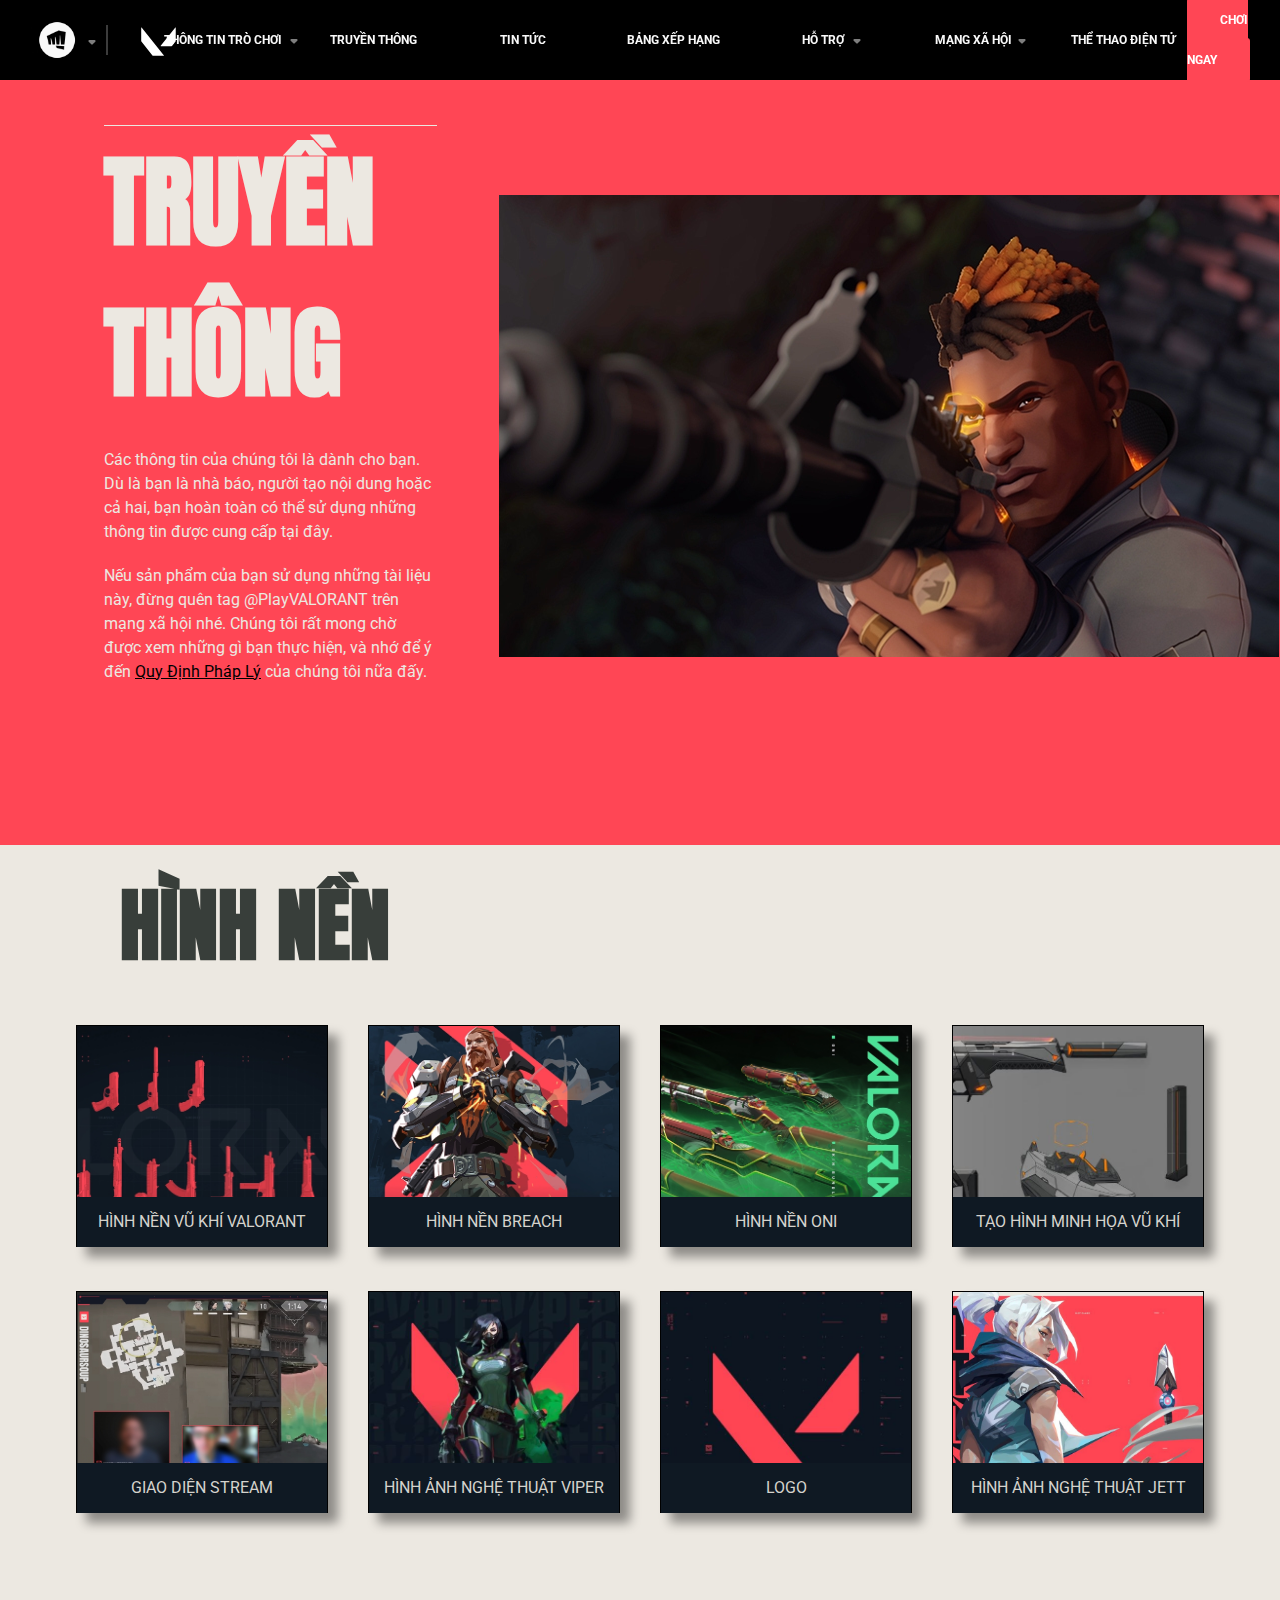
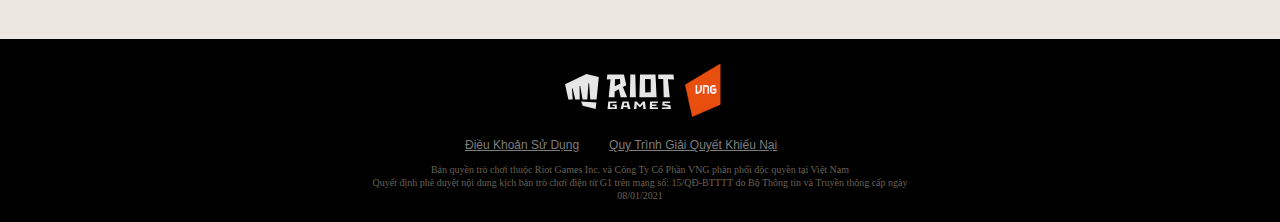
<file: media.html>
<!doctype html>
<html>
<head>
<meta charset="utf-8">
<title>Untitled Document</title>
	<link rel="stylesheet" href="css/media.css">
	<link href="https://fonts.googleapis.com/css2?family=Roboto:wght@700&display=swap" rel="stylesheet">
	<link href="https://fonts.googleapis.com/css2?family=Open+Sans:wght@700&display=swap" rel="stylesheet">
	<link href="https://fonts.googleapis.com/css2?family=Anton&display=swap" rel="stylesheet">
	<meta name="viewport" content="width=device-width, initial-scale=1">
</head>

<body>
	
	<div id="wrapper">
	  <div id="header">
	    <div class="heada">
			  <div id="heada1">
				  <input type="checkbox" id="menu-btn" class="menu-btn">
                  <label id="buton" for="menu-btn">
			  <span id="riotbar-logo"></span>
			  <div class="icon2" style="width:8px;height:5px;">
					<svg viewBox="0 0 8 5">
					<path d="M.707 1.707l2.586 2.586a1 1 0 0 0 1.414 0l2.586-2.586C7.923 1.077 7.477 0 6.586 0H1.414C.524 0 .077 1.077.707 1.707z"></path>
					</svg>
				</div>
		  </label>
				  <div class="icon3" style="width:24px;height:24px">
					<svg viewBox="0 0 19 11">
					<path d="M17.706 8.97c.63.681.184 1.846-.707 1.846H1.002c-.89 0-1.337-1.165-.707-1.846L8.293.317a.947.947 0 0 1 1.415 0l7.998 8.653z" fill="#F9F9F9"></path>
					</svg>
				</div>
				  <div class="logovalor"><a href="#">
					<div class="icon" style="width:24px;height:24px;">
					<a href="index.html">
					<svg xmlns="http://www.w3.org/2000/svg" fill="none" height="35" viewBox="0 0 100 100" width="35"><path d="M99.25 48.66V10.28c0-.59-.75-.86-1.12-.39l-41.92 52.4a.627.627 0 00.49 1.02h30.29c.82 0 1.59-.37 2.1-1.01l9.57-11.96c.38-.48.59-1.07.59-1.68zM1.17 50.34L32.66 89.7c.51.64 1.28 1.01 2.1 1.01h30.29c.53 0 .82-.61.49-1.02L1.7 9.89c-.37-.46-1.12-.2-1.12.39v38.38c0 .61.21 1.2.59 1.68z" fill="#fff"></path></svg></a>
					</div>
				</a></div>
				  
	      <div id="tab">
		    <div class="text"><span>RIOT GAMES</span></div>
		    <div id="cardgame">
		        <div class="card cardgame1">
				<a href="#"><img src="images/Riot_Promo_Card.jpeg" alt=""></a>
				<h4>Tìm hiểu tất cả về Arcane, loạt phim hoạt hình mới trong vũ trụ Liên Minh Huyền Thoại.</h4>
				</div>
		        <div class="card cardgame2">
				<a href="#"><img src="images/RIOT_PK_Album_FrontCover_Textless_660x428.jpeg" alt=""></a>
				<h4>Hãy nghe album mới của Pentakill "III: Lost Chapter" và cảm thấy trái đất rung chuyển.</h4>
				</div>
		        <div class="card cardgame3">
				<a href="#"><img src="images/LOL_Key_Art_2021_318x428_RiotBar.jpeg" alt=""></a>
				<h4>Bắt đầu chơi</h4>
				<div id="nhungicon">
				<a href="https://na.leagueoflegends.com/en-us/?utm_source=riotbar&utm_medium=card1&utm_campaign=lol&utm_content=lol_key01">
				<div class="icon" style="width:13px;height:16px;line-height:26px">
				<svg viewBox="0 0 10 10">
					<path d="M0 1.416L4.087.86l.002 3.929-4.084.023L0 1.416zm4.085 3.827l.003 3.933-4.085-.56V5.218l4.082.026zM4.58.79L9.998 0v4.741l-5.418.042V.79zM10 5.279L9.998 10 4.58 9.238l-.008-3.966L10 5.28z" fill="#7E7E7E"></path>
				</svg>
				</div>
				</a>
				<a href="https://na.leagueoflegends.com/en-us/?utm_source=riotbar&utm_medium=card1&utm_campaign=lol&utm_content=lol_key01">
				<div class="icon" style="width:13px;height:16px;line-height:25px">
				<svg viewBox="0 0 9 10">
					<path d="M8.83 7.793c-.147.35-.32.671-.52.967-.272.403-.495.682-.667.837-.267.254-.553.384-.859.392-.22 0-.485-.065-.793-.197a2.207 2.207 0 0 0-.854-.195c-.272 0-.565.065-.878.195-.313.132-.566.2-.758.207-.294.013-.586-.12-.879-.402-.186-.169-.419-.458-.699-.867a6.083 6.083 0 0 1-.738-1.521 5.772 5.772 0 0 1-.31-1.814c0-.67.14-1.248.42-1.732.22-.39.512-.696.879-.921.366-.225.761-.34 1.187-.348.234 0 .54.075.919.222.379.147.622.222.729.222.08 0 .35-.088.808-.262.433-.161.799-.228 1.097-.202.812.068 1.422.4 1.827.997-.726.456-1.085 1.094-1.078 1.913.007.638.23 1.17.669 1.59.199.196.42.348.668.455-.054.162-.11.316-.17.464zM6.967.201c0 .5-.176.967-.527 1.399-.424.513-.937.81-1.493.763a1.593 1.593 0 0 1-.011-.189c0-.48.201-.994.56-1.414.178-.213.405-.39.681-.53.275-.14.535-.217.78-.23.007.067.01.135.01.2z" fill="#7E7E7E"></path>
				</svg>
				</div>
				</a>
				</div>
				</div>
		        <div class="card cardgame4">
				<a href="#"><img src="images/TFT_MID521_Riot-Bar-Card_v001_TBX.jpeg" alt=""></a>
				<h4>Bắt đầu chơi</h4>
					<div id="nhungicon">
				<a href="https://na.leagueoflegends.com/en-us/?utm_source=riotbar&utm_medium=card1&utm_campaign=lol&utm_content=lol_key01">
				<div class="icon" style="width:13px;height:16px;line-height:26px">
				<svg viewBox="0 0 10 10">
					<path d="M0 1.416L4.087.86l.002 3.929-4.084.023L0 1.416zm4.085 3.827l.003 3.933-4.085-.56V5.218l4.082.026zM4.58.79L9.998 0v4.741l-5.418.042V.79zM10 5.279L9.998 10 4.58 9.238l-.008-3.966L10 5.28z" fill="#7E7E7E"></path>
				</svg>
				</div>
				</a>
				</div>
				</div>
		        <div class="card cardgame5">
				<a href="#"><img src="images/Riot_Nav_Bar_Graphic_318x428.jpeg" alt=""></a>
				<h4>Bắt đầu chơi</h4>
					<div id="nhungicon">
				<a href="https://na.leagueoflegends.com/en-us/?utm_source=riotbar&utm_medium=card1&utm_campaign=lol&utm_content=lol_key01">
				<div class="icon" style="width:13px;height:16px;line-height:26px">
				<svg viewBox="0 0 10 10">
					<path d="M0 1.416L4.087.86l.002 3.929-4.084.023L0 1.416zm4.085 3.827l.003 3.933-4.085-.56V5.218l4.082.026zM4.58.79L9.998 0v4.741l-5.418.042V.79zM10 5.279L9.998 10 4.58 9.238l-.008-3.966L10 5.28z" fill="#7E7E7E"></path>
				</svg>
				</div>
				</a>
				</div>
				</div>
		        <div class="card cardgame6">
				<a href="#"><img src="images/LoR_BC5A21_5A-RiotBarApplicationSwitcher_318X428.jpeg" alt=""></a>
				<h4>Bắt đầu chơi</h4>
					<div id="nhungicon">
				<a href="https://na.leagueoflegends.com/en-us/?utm_source=riotbar&utm_medium=card1&utm_campaign=lol&utm_content=lol_key01">
				<div class="icon" style="width:13px;height:16px;line-height:26px">
				<svg viewBox="0 0 10 10">
					<path d="M0 1.416L4.087.86l.002 3.929-4.084.023L0 1.416zm4.085 3.827l.003 3.933-4.085-.56V5.218l4.082.026zM4.58.79L9.998 0v4.741l-5.418.042V.79zM10 5.279L9.998 10 4.58 9.238l-.008-3.966L10 5.28z" fill="#7E7E7E"></path>
				</svg>
				</div>
				</a>
				</div>
				</div>
		
		</div>
		  </div>
	</div>
		  </div>
		  <div class="logochu"><svg xmlns="http://www.w3.org/2000/svg" fill="none" height="35" viewBox="0 0 690 98.9" width="109"><path d="M615.11 19.15h24.69l.08 75.59c0 .97.79 1.77 1.77 1.77l14.14-.01c.98 0 1.77-.79 1.77-1.77l-.08-75.58h30.96c.91 0 1.43-1.06.85-1.77l-10.6-13.26a4.68 4.68 0 00-3.65-1.76h-59.93c-.98 0-1.77.79-1.77 1.77v13.26c0 .96.79 1.76 1.77 1.76M19.25 94.75L91.67 4.13c.57-.71.06-1.77-.85-1.77H72.71c-1.42 0-2.77.65-3.65 1.76L17.68 68.4V4.12c0-.98-.79-1.77-1.77-1.77H1.77C.79 2.35 0 3.14 0 4.12v90.62c0 .98.79 1.77 1.77 1.77H15.6c1.42 0 2.76-.65 3.65-1.76M70.31 94.75l24.91-31.17 24.91 31.17a4.685 4.685 0 003.66 1.76h13.83c.98 0 1.77-.79 1.77-1.77V4.12c0-.97-.79-1.77-1.77-1.77h-11.6c-2.84 0-5.53 1.29-7.31 3.51L47.69 94.73c-.57.71-.06 1.77.85 1.77h18.11c1.43.01 2.77-.64 3.66-1.75m51.39-66.21v41.75l-16.68-20.87 16.68-20.88zM526.07 94.73L453.65 4.11A4.68 4.68 0 00450 2.35h-13.84c-.98 0-1.77.79-1.77 1.77v90.62c0 .98.79 1.77 1.77 1.77h13.83c1.42 0 2.77-.65 3.65-1.76l24.91-31.17 24.91 31.17a4.68 4.68 0 003.65 1.76h18.11c.91 0 1.42-1.06.85-1.78m-57.33-45.31L452.05 70.3V28.54l16.69 20.88zM269.45 0c-27.3 0-49.43 22.13-49.43 49.43s22.13 49.43 49.43 49.43 49.43-22.13 49.43-49.43C318.89 22.13 296.75 0 269.45 0m0 82.06c-17.54 0-31.75-14.61-31.75-32.63 0-18.02 14.21-32.64 31.75-32.64S301.2 31.4 301.2 49.43c.01 18.02-14.21 32.63-31.75 32.63M583.38 4.12V68.4L532 4.11a4.68 4.68 0 00-3.65-1.76H514.5c-.97 0-1.77.79-1.77 1.77v43.67c0 1.06.36 2.09 1.03 2.92l14.71 18.41c.65.81 1.95.35 1.95-.68v-38l51.39 64.31a4.68 4.68 0 003.65 1.76h13.83c.98 0 1.77-.79 1.77-1.77V4.12c0-.97-.79-1.77-1.77-1.77h-14.14c-.98 0-1.77.8-1.77 1.77M410.62 23.76V4.12c0-.98-.79-1.77-1.77-1.77h-72.37c-.98 0-1.77.79-1.77 1.77v90.62c0 .98.79 1.77 1.77 1.77h14.14c.98 0 1.77-.79 1.77-1.77V19.16h40.55l-27.37 34.26c-.51.64-.51 1.56 0 2.21l31.27 39.13a4.68 4.68 0 003.65 1.76h18.11c.91 0 1.42-1.06.85-1.77l-32.14-40.21 22.28-27.84c.66-.85 1.03-1.88 1.03-2.94M162.39 96.51h41.96c1.42 0 2.77-.65 3.65-1.76l10.6-13.27c.57-.71.06-1.77-.85-1.77H178.3V4.12c0-.98-.79-1.77-1.77-1.77h-14.14c-.98 0-1.77.79-1.77 1.77v90.62c0 .97.8 1.77 1.77 1.77" fill="#fff"></path></svg></div>
		<input type="checkbox" id="menu-btn4" class="menu-btn4">
		<label for="menu-btn4" id="buton44">
		  <div class="buttonmedia"><svg width="32" height="32" class="" viewBox="0 0 32 32"><circle opacity=".07" cx="16" cy="16" r="16" fill="#F9F9F9"></circle><path fill="#C7C7C7" d="M22 10v2H10v-2zM22 15v2H10v-2zM22 20v2H10v-2z"></path></svg></div>
		  </label>
		<div class="headb">
		  <div id="head">
			<div id="wrap">
			  <ul>
				<li><div class="icon22" style="width: 8px;height: 5px;">
					   <svg viewBox="0 0 8 5">
					<path d="M.707 1.707l2.586 2.586a1 1 0 0 0 1.414 0l2.586-2.586C7.923 1.077 7.477 0 6.586 0H1.414C.524 0 .077 1.077.707 1.707z" fill="#7E7E7E"></path>
					</svg>
					</div>THÔNG TIN TRÒ CHƠI
				  <ul>
					<li><a href="#">ĐIỆP VIÊN</a></li>
					<li><a href="#">BẢN ĐỒ</a></li>
					<li><a href="#">KHO VŨ KHÍ</a></li>
					</ul>
				  </li>
				<li><a href="#">TRUYỀN THÔNG</a></li>
				  <li><a href="#">TIN TỨC</a></li>
				<li><a href="#">BẢNG XẾP HẠNG</a></li>
				  <li><div class="icon222" style="width: 8px;height: 5px;">
					   <svg viewBox="0 0 8 5">
					<path d="M.707 1.707l2.586 2.586a1 1 0 0 0 1.414 0l2.586-2.586C7.923 1.077 7.477 0 6.586 0H1.414C.524 0 .077 1.077.707 1.707z" fill="#7E7E7E"></path>
					</svg>
					</div>HỖ TRỢ
				  <ul>
					  <li><a href="specs.html">THÔNG SỐ</a></li>
					  <li><a href="#">HỖ TRỢ</a></li>
					  <li><a href="#">QUY CHUẨN CỘNG ĐỒNG</a></li>
					  </ul>
				  
				  </li>
				<li><div class="icon2222" style="width: 8px;height: 5px;">
					   <svg viewBox="0 0 8 5">
					<path d="M.707 1.707l2.586 2.586a1 1 0 0 0 1.414 0l2.586-2.586C7.923 1.077 7.477 0 6.586 0H1.414C.524 0 .077 1.077.707 1.707z" fill="#7E7E7E"></path>
					</svg>
					</div>MẠNG XÃ HỘI
				  <ul>
					  <li><a href="#">FACEBOOK</a></li>
					  <li><a href="#">YOUTUBE</a></li>
					  <li><a href="#">INSTAGRAM</a></li>
					  </ul>
				  </li>
				  <li><a href="#">THỂ THAO ĐIỆN TỬ</a></li>
				</ul>
			  </div>
			</div>
		  </div>
			
		<div class="headc">
			<div id="cangiua">
			<a href="#"><span>CHƠI NGAY</span></a>
			</div>
		</div>
	</div>
		
		<div id="mainchinh">
		  <div id="main-me">
			  <div id="main1-me">
			  <div id="mauhong">
				<div id="text-me">
				  <h1>TRUYỀN THÔNG</h1>
				  <h2><p>Các thông tin của chúng tôi là dành cho bạn. Dù là bạn là nhà báo, người tạo nội dung hoặc cả hai, bạn hoàn toàn có thể sử dụng những thông tin được cung cấp tại đây.</p>
					<p>Nếu sản phẩm của bạn sử dụng những tài liệu này, đừng quên tag @PlayVALORANT trên mạng xã hội nhé. Chúng tôi rất mong chờ được xem những gì bạn thực hiện, và nhớ để ý đến <a href="#">Quy Định Pháp Lý</a> của chúng tôi nữa đấy.</p></h2>
				  </div>
				<div id="hinh-me"><img src="images/Media_Header_780x462_.jpg" alt=""></div>
				</div>
				</div>
			  
			  
			  </div>
			<div id="main2-me">
				<div id="chude-me"><h1>HÌNH NỀN</h1></div>
			 <div id="cacwebon">
				<div id="khungcangiua">
				<a href="#"><div class="pon web1"><span>HÌNH NỀN VŨ KHÍ VALORANT</span></div></a>
				<a href="#"><div class="pon web2"><span>HÌNH NỀN BREACH</span></div></a>
				<a href="#"><div class="pon web3"><span>HÌNH NỀN ONI</span></div></a>
				<a href="#"><div class="pon web4"><span>TẠO HÌNH MINH HỌA VŨ KHÍ</span></div></a>
				<a href="#"><div class="pon web5"><span>GIAO DIỆN STREAM</span></div></a>
				<a href="#"><div class="pon web6"><span>HÌNH ẢNH NGHỆ THUẬT VIPER</span></div></a>
				<a href="#"><div class="pon web7"><span>LOGO</span></div></a>
				<a href="#"><div class="pon web8"><span>HÌNH ẢNH NGHỆ THUẬT JETT</span></div></a>
				</div>
				</div>
			
			
			</div>
			
			</div>
	
		<div id="footer">
		  <div id="phanfooter">
			<div class="riotfooter logolink">
			  <div id="logofoot">
				<a href="">
						<svg width="109" height="35" viewBox="0 0 109 35" fill="none" xmlns="http://www.w3.org/2000/svg"><path d="M17.7136 31.6814L16.1378 27.5918L31.3569 28.3812L30.6733 34.9265L17.7136 31.6814Z" fill="#E6E6E6"></path><path d="M21.3595 0L0.0616455 10.143L3.35453 25.427H7.70011L6.9491 14.4946L7.61666 14.2843L10.2291 25.427H14.7416L14.5747 12.1101L15.2423 11.8998L17.5242 25.427H22.3031L23.4296 9.34061L24.0971 9.13031L25.2782 25.427H31.5976L33.8217 3.05746L21.3595 0Z" fill="#E6E6E6"></path><path d="M105.462 31.1253L99.4029 30.09L99.4286 29.2908L105.228 29.074L105.08 27.5469H97.6249L97.2429 31.3809L103.405 32.4615L103.434 33.1668L97.0215 33.4192L96.8642 34.9463H105.838L105.462 31.1253ZM47.5673 30.5526L47.4742 31.9374L49.6823 32.0118L49.6534 33.416L45.035 33.2801L45.2372 29.2196L51.5887 29.0708L51.4956 27.5437H43.2923L42.5573 34.9431H51.9032L51.6625 30.4815L47.5673 30.5526ZM87.1332 33.2704L87.0883 31.9956L91.4595 31.9439L91.5013 30.5526L87.0369 30.4976L86.992 29.2067L92.8749 29.0676L92.923 27.5437H84.9893L84.7518 34.9431H93.0707L93.0129 33.416L87.1332 33.2704Z" fill="#E6E6E6"></path><path d="M80.7274 34.9431L79.9924 27.5437H77.8806L74.8445 31.0703L71.8116 27.5437H69.6998L68.9648 34.9431H71.4457L71.6832 30.145L74.8445 33.416L78.009 30.145L78.2465 34.9431H80.7274Z" fill="#E6E6E6"></path><path d="M70.2996 0.453735H65.3346L64.882 23.3313H70.8805L70.2996 0.453735Z" fill="#E6E6E6"></path><path d="M90.4879 0.461792H75.0088L74.4055 23.3296H91.5887L90.4879 0.461792ZM85.6866 18.3536L80.2081 18.5315L80.0252 5.07548L85.754 5.25019L85.6866 18.3536Z" fill="#E6E6E6"></path><path d="M109 5.4589L108.448 0.453735H93.1935L93.3219 4.91212L98.2035 5.0836L98.7009 23.3313H104.712L102.915 5.2486L109 5.4589Z" fill="#E6E6E6"></path><path d="M55.6236 23.3313H62.1387L57.8927 13.0621L61.2818 11.1953L58.9646 0.453735H42.3301L41.7845 5.41037L45.5042 5.28419L43.7101 23.3313H49.5321L49.6893 17.5787L53.8841 15.2686L55.6236 23.3313ZM50.0327 5.13213L54.818 4.97036L55.3636 9.52904L49.8402 12.1594L50.0327 5.13213Z" fill="#E6E6E6"></path><path d="M62.9415 34.9431H65.4545L63.4679 27.5437H57.5721L55.5855 34.9431H58.0985L58.4868 33.0762L62.566 33.128L62.9415 34.9431ZM58.7917 31.6074L59.2956 29.1873L61.7187 29.0773L62.2258 31.5071L58.7917 31.6074Z" fill="#E6E6E6"></path></svg>
					</a>
				<a href="#"><img src="images/logo_vng.png" alt="" width="60px"></a>
				</div>
				<div class="riotfooter pritemlink">
				<ul>
					<li><a href="#">Điều Khoản Sử Dụng</a></li>
					<li><a href="#">Quy Trình Giải Quyết Khiếu Nại</a></li>
				</ul>
			</div>
				<div class="riotfooter infolink"><p>Bản quyền trò chơi thuộc Riot Games Inc. và Công Ty Cổ Phần VNG phân phối độc quyền tại Việt Nam
					<br>Quyết định phê duyệt nội dung kịch bản trò chơi điện tử G1 trên mạng số: 15/QĐ-BTTTT do Bộ Thông tin và Truyền thông cấp ngày 08/01/2021
					</p></div>
			  
			  </div>
			
			
			</div>
		
		</div>
	</div>
</body>
</html>
</file>
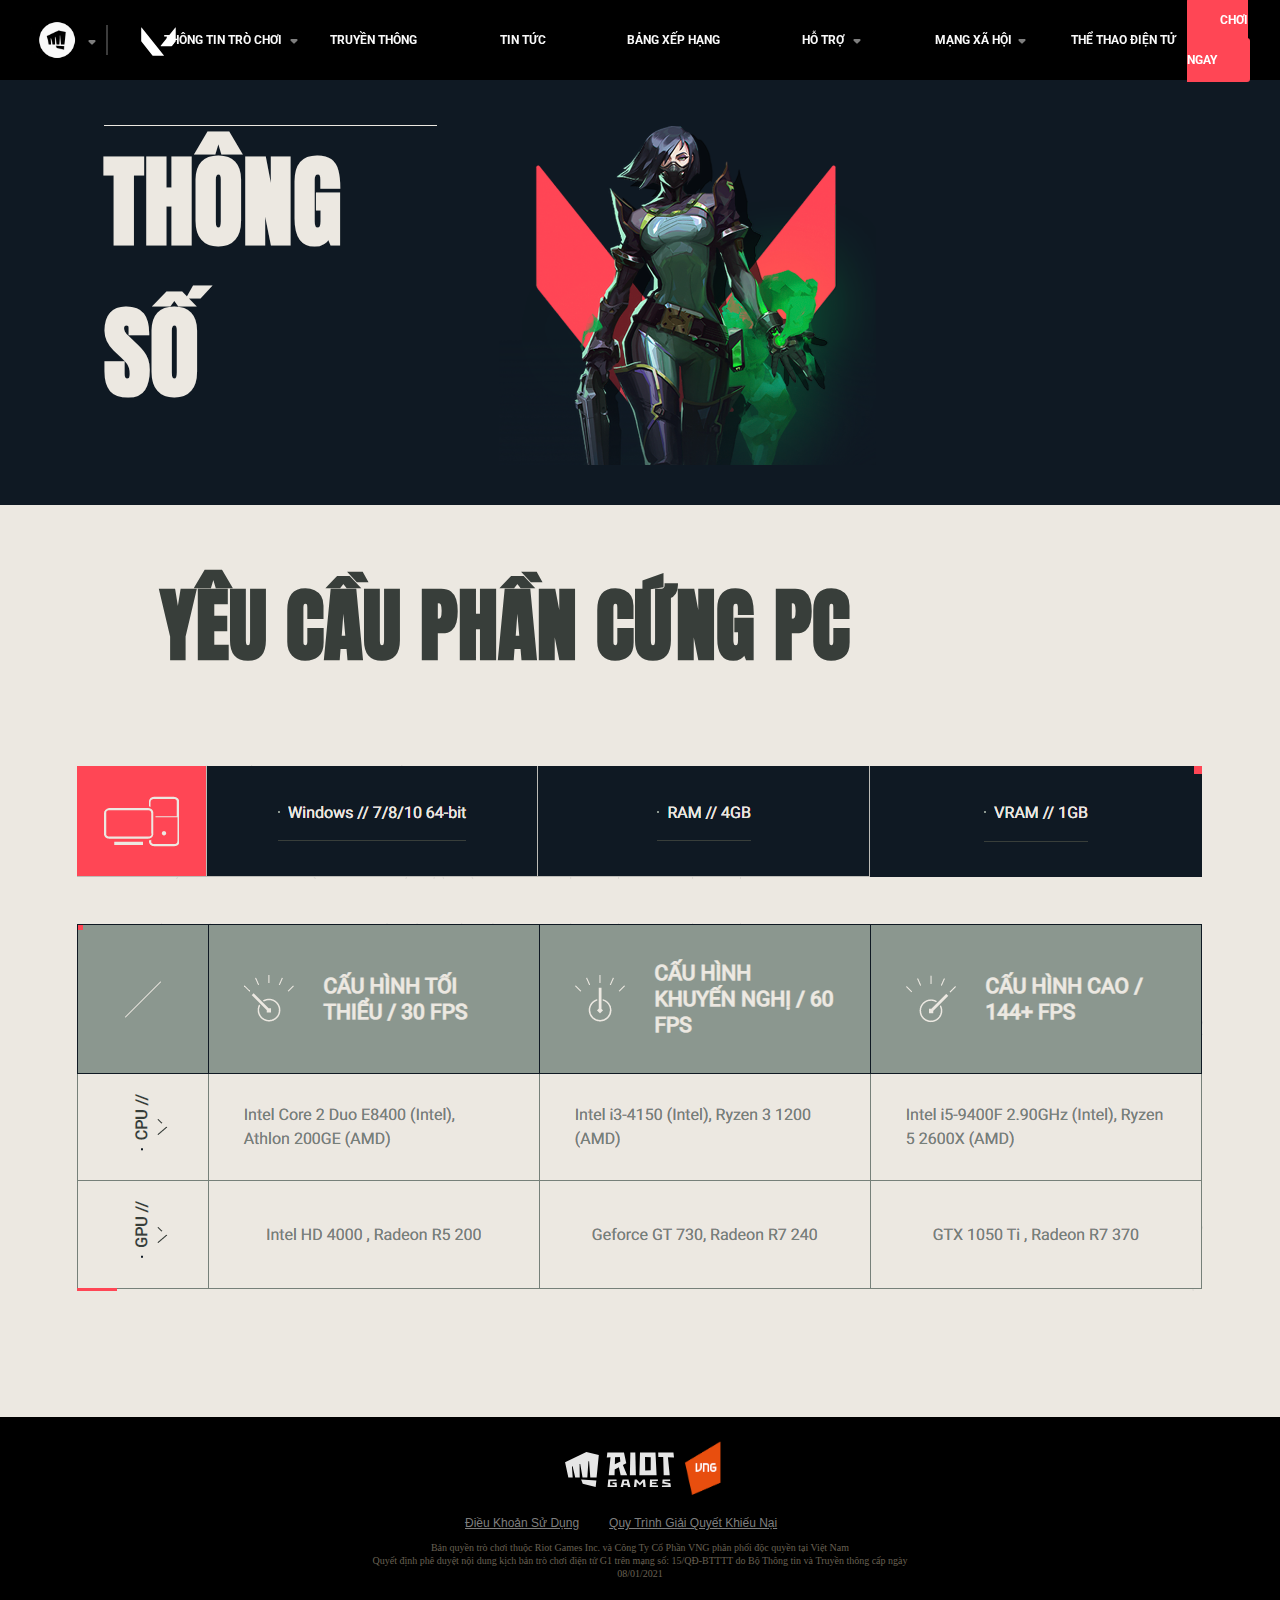
<file: specs.html>
<!doctype html>
<html>
<head>
<meta charset="utf-8">
<title>Untitled Document</title>
	<link rel="stylesheet" href="css/specs.css">
	<link href="https://fonts.googleapis.com/css2?family=Roboto:wght@700&display=swap" rel="stylesheet">
	<link href="https://fonts.googleapis.com/css2?family=Open+Sans:wght@700&display=swap" rel="stylesheet">
	<link href="https://fonts.googleapis.com/css2?family=Anton&display=swap" rel="stylesheet">
	<meta name="viewport" content="width=device-width, initial-scale=1">
</head>

<body>
	<div id="wrapper">
	 
		<div id="header">
	    <div class="heada">
			  <div id="heada1">
				  <input type="checkbox" id="menu-btn" class="menu-btn">
                  <label id="buton" for="menu-btn">
			  <span id="riotbar-logo"></span>
			  <div class="icon2" style="width:8px;height:5px;">
					<svg viewBox="0 0 8 5">
					<path d="M.707 1.707l2.586 2.586a1 1 0 0 0 1.414 0l2.586-2.586C7.923 1.077 7.477 0 6.586 0H1.414C.524 0 .077 1.077.707 1.707z"></path>
					</svg>
				</div>
		  </label>
				  <div class="icon3" style="width:24px;height:24px">
					<svg viewBox="0 0 19 11">
					<path d="M17.706 8.97c.63.681.184 1.846-.707 1.846H1.002c-.89 0-1.337-1.165-.707-1.846L8.293.317a.947.947 0 0 1 1.415 0l7.998 8.653z" fill="#F9F9F9"></path>
					</svg>
				</div>
				  <div class="logovalor"><a href="#">
					<div class="icon" style="width:24px;height:24px;">
					<a href="index.html">
					<svg xmlns="http://www.w3.org/2000/svg" fill="none" height="35" viewBox="0 0 100 100" width="35"><path d="M99.25 48.66V10.28c0-.59-.75-.86-1.12-.39l-41.92 52.4a.627.627 0 00.49 1.02h30.29c.82 0 1.59-.37 2.1-1.01l9.57-11.96c.38-.48.59-1.07.59-1.68zM1.17 50.34L32.66 89.7c.51.64 1.28 1.01 2.1 1.01h30.29c.53 0 .82-.61.49-1.02L1.7 9.89c-.37-.46-1.12-.2-1.12.39v38.38c0 .61.21 1.2.59 1.68z" fill="#fff"></path></svg></a>
					</div>
				</a></div>
				  
	      <div id="tab">
		    <div class="text"><span>RIOT GAMES</span></div>
		    <div id="cardgame">
		        <div class="card cardgame1">
				<a href="#"><img src="images/Riot_Promo_Card.jpeg" alt=""></a>
				<h4>Tìm hiểu tất cả về Arcane, loạt phim hoạt hình mới trong vũ trụ Liên Minh Huyền Thoại.</h4>
				</div>
		        <div class="card cardgame2">
				<a href="#"><img src="images/RIOT_PK_Album_FrontCover_Textless_660x428.jpeg" alt=""></a>
				<h4>Hãy nghe album mới của Pentakill "III: Lost Chapter" và cảm thấy trái đất rung chuyển.</h4>
				</div>
		        <div class="card cardgame3">
				<a href="#"><img src="images/LOL_Key_Art_2021_318x428_RiotBar.jpeg" alt=""></a>
				<h4>Bắt đầu chơi</h4>
				<div id="nhungicon">
				<a href="https://na.leagueoflegends.com/en-us/?utm_source=riotbar&utm_medium=card1&utm_campaign=lol&utm_content=lol_key01">
				<div class="icon" style="width:13px;height:16px;line-height:26px">
				<svg viewBox="0 0 10 10">
					<path d="M0 1.416L4.087.86l.002 3.929-4.084.023L0 1.416zm4.085 3.827l.003 3.933-4.085-.56V5.218l4.082.026zM4.58.79L9.998 0v4.741l-5.418.042V.79zM10 5.279L9.998 10 4.58 9.238l-.008-3.966L10 5.28z" fill="#7E7E7E"></path>
				</svg>
				</div>
				</a>
				<a href="https://na.leagueoflegends.com/en-us/?utm_source=riotbar&utm_medium=card1&utm_campaign=lol&utm_content=lol_key01">
				<div class="icon" style="width:13px;height:16px;line-height:25px">
				<svg viewBox="0 0 9 10">
					<path d="M8.83 7.793c-.147.35-.32.671-.52.967-.272.403-.495.682-.667.837-.267.254-.553.384-.859.392-.22 0-.485-.065-.793-.197a2.207 2.207 0 0 0-.854-.195c-.272 0-.565.065-.878.195-.313.132-.566.2-.758.207-.294.013-.586-.12-.879-.402-.186-.169-.419-.458-.699-.867a6.083 6.083 0 0 1-.738-1.521 5.772 5.772 0 0 1-.31-1.814c0-.67.14-1.248.42-1.732.22-.39.512-.696.879-.921.366-.225.761-.34 1.187-.348.234 0 .54.075.919.222.379.147.622.222.729.222.08 0 .35-.088.808-.262.433-.161.799-.228 1.097-.202.812.068 1.422.4 1.827.997-.726.456-1.085 1.094-1.078 1.913.007.638.23 1.17.669 1.59.199.196.42.348.668.455-.054.162-.11.316-.17.464zM6.967.201c0 .5-.176.967-.527 1.399-.424.513-.937.81-1.493.763a1.593 1.593 0 0 1-.011-.189c0-.48.201-.994.56-1.414.178-.213.405-.39.681-.53.275-.14.535-.217.78-.23.007.067.01.135.01.2z" fill="#7E7E7E"></path>
				</svg>
				</div>
				</a>
				</div>
				</div>
		        <div class="card cardgame4">
				<a href="#"><img src="images/TFT_MID521_Riot-Bar-Card_v001_TBX.jpeg" alt=""></a>
				<h4>Bắt đầu chơi</h4>
					<div id="nhungicon">
				<a href="https://na.leagueoflegends.com/en-us/?utm_source=riotbar&utm_medium=card1&utm_campaign=lol&utm_content=lol_key01">
				<div class="icon" style="width:13px;height:16px;line-height:26px">
				<svg viewBox="0 0 10 10">
					<path d="M0 1.416L4.087.86l.002 3.929-4.084.023L0 1.416zm4.085 3.827l.003 3.933-4.085-.56V5.218l4.082.026zM4.58.79L9.998 0v4.741l-5.418.042V.79zM10 5.279L9.998 10 4.58 9.238l-.008-3.966L10 5.28z" fill="#7E7E7E"></path>
				</svg>
				</div>
				</a>
				</div>
				</div>
		        <div class="card cardgame5">
				<a href="#"><img src="images/Riot_Nav_Bar_Graphic_318x428.jpeg" alt=""></a>
				<h4>Bắt đầu chơi</h4>
					<div id="nhungicon">
				<a href="https://na.leagueoflegends.com/en-us/?utm_source=riotbar&utm_medium=card1&utm_campaign=lol&utm_content=lol_key01">
				<div class="icon" style="width:13px;height:16px;line-height:26px">
				<svg viewBox="0 0 10 10">
					<path d="M0 1.416L4.087.86l.002 3.929-4.084.023L0 1.416zm4.085 3.827l.003 3.933-4.085-.56V5.218l4.082.026zM4.58.79L9.998 0v4.741l-5.418.042V.79zM10 5.279L9.998 10 4.58 9.238l-.008-3.966L10 5.28z" fill="#7E7E7E"></path>
				</svg>
				</div>
				</a>
				</div>
				</div>
		        <div class="card cardgame6">
				<a href="#"><img src="images/LoR_BC5A21_5A-RiotBarApplicationSwitcher_318X428.jpeg" alt=""></a>
				<h4>Bắt đầu chơi</h4>
					<div id="nhungicon">
				<a href="https://na.leagueoflegends.com/en-us/?utm_source=riotbar&utm_medium=card1&utm_campaign=lol&utm_content=lol_key01">
				<div class="icon" style="width:13px;height:16px;line-height:26px">
				<svg viewBox="0 0 10 10">
					<path d="M0 1.416L4.087.86l.002 3.929-4.084.023L0 1.416zm4.085 3.827l.003 3.933-4.085-.56V5.218l4.082.026zM4.58.79L9.998 0v4.741l-5.418.042V.79zM10 5.279L9.998 10 4.58 9.238l-.008-3.966L10 5.28z" fill="#7E7E7E"></path>
				</svg>
				</div>
				</a>
				</div>
				</div>
		
		</div>
		  </div>
	</div>
		  </div>
		  <div class="logochu"><svg xmlns="http://www.w3.org/2000/svg" fill="none" height="35" viewBox="0 0 690 98.9" width="109"><path d="M615.11 19.15h24.69l.08 75.59c0 .97.79 1.77 1.77 1.77l14.14-.01c.98 0 1.77-.79 1.77-1.77l-.08-75.58h30.96c.91 0 1.43-1.06.85-1.77l-10.6-13.26a4.68 4.68 0 00-3.65-1.76h-59.93c-.98 0-1.77.79-1.77 1.77v13.26c0 .96.79 1.76 1.77 1.76M19.25 94.75L91.67 4.13c.57-.71.06-1.77-.85-1.77H72.71c-1.42 0-2.77.65-3.65 1.76L17.68 68.4V4.12c0-.98-.79-1.77-1.77-1.77H1.77C.79 2.35 0 3.14 0 4.12v90.62c0 .98.79 1.77 1.77 1.77H15.6c1.42 0 2.76-.65 3.65-1.76M70.31 94.75l24.91-31.17 24.91 31.17a4.685 4.685 0 003.66 1.76h13.83c.98 0 1.77-.79 1.77-1.77V4.12c0-.97-.79-1.77-1.77-1.77h-11.6c-2.84 0-5.53 1.29-7.31 3.51L47.69 94.73c-.57.71-.06 1.77.85 1.77h18.11c1.43.01 2.77-.64 3.66-1.75m51.39-66.21v41.75l-16.68-20.87 16.68-20.88zM526.07 94.73L453.65 4.11A4.68 4.68 0 00450 2.35h-13.84c-.98 0-1.77.79-1.77 1.77v90.62c0 .98.79 1.77 1.77 1.77h13.83c1.42 0 2.77-.65 3.65-1.76l24.91-31.17 24.91 31.17a4.68 4.68 0 003.65 1.76h18.11c.91 0 1.42-1.06.85-1.78m-57.33-45.31L452.05 70.3V28.54l16.69 20.88zM269.45 0c-27.3 0-49.43 22.13-49.43 49.43s22.13 49.43 49.43 49.43 49.43-22.13 49.43-49.43C318.89 22.13 296.75 0 269.45 0m0 82.06c-17.54 0-31.75-14.61-31.75-32.63 0-18.02 14.21-32.64 31.75-32.64S301.2 31.4 301.2 49.43c.01 18.02-14.21 32.63-31.75 32.63M583.38 4.12V68.4L532 4.11a4.68 4.68 0 00-3.65-1.76H514.5c-.97 0-1.77.79-1.77 1.77v43.67c0 1.06.36 2.09 1.03 2.92l14.71 18.41c.65.81 1.95.35 1.95-.68v-38l51.39 64.31a4.68 4.68 0 003.65 1.76h13.83c.98 0 1.77-.79 1.77-1.77V4.12c0-.97-.79-1.77-1.77-1.77h-14.14c-.98 0-1.77.8-1.77 1.77M410.62 23.76V4.12c0-.98-.79-1.77-1.77-1.77h-72.37c-.98 0-1.77.79-1.77 1.77v90.62c0 .98.79 1.77 1.77 1.77h14.14c.98 0 1.77-.79 1.77-1.77V19.16h40.55l-27.37 34.26c-.51.64-.51 1.56 0 2.21l31.27 39.13a4.68 4.68 0 003.65 1.76h18.11c.91 0 1.42-1.06.85-1.77l-32.14-40.21 22.28-27.84c.66-.85 1.03-1.88 1.03-2.94M162.39 96.51h41.96c1.42 0 2.77-.65 3.65-1.76l10.6-13.27c.57-.71.06-1.77-.85-1.77H178.3V4.12c0-.98-.79-1.77-1.77-1.77h-14.14c-.98 0-1.77.79-1.77 1.77v90.62c0 .97.8 1.77 1.77 1.77" fill="#fff"></path></svg></div>
		<input type="checkbox" id="menu-btn4" class="menu-btn4">
		<label for="menu-btn4" id="buton44">
		  <div class="buttonmedia"><svg width="32" height="32" class="" viewBox="0 0 32 32"><circle opacity=".07" cx="16" cy="16" r="16" fill="#F9F9F9"></circle><path fill="#C7C7C7" d="M22 10v2H10v-2zM22 15v2H10v-2zM22 20v2H10v-2z"></path></svg></div>
		  </label>
		<div class="headb">
		  <div id="head">
			<div id="wrap">
			  <ul>
				<li><div class="icon22" style="width: 8px;height: 5px;">
					   <svg viewBox="0 0 8 5">
					<path d="M.707 1.707l2.586 2.586a1 1 0 0 0 1.414 0l2.586-2.586C7.923 1.077 7.477 0 6.586 0H1.414C.524 0 .077 1.077.707 1.707z" fill="#7E7E7E"></path>
					</svg>
					</div>THÔNG TIN TRÒ CHƠI
				  <ul>
					<li><a href="#">ĐIỆP VIÊN</a></li>
					<li><a href="#">BẢN ĐỒ</a></li>
					<li><a href="#">KHO VŨ KHÍ</a></li>
					</ul>
				  </li>
				<li><a href="media.html">TRUYỀN THÔNG</a></li>
				  <li><a href="#">TIN TỨC</a></li>
				<li><a href="#">BẢNG XẾP HẠNG</a></li>
				  <li><div class="icon222" style="width: 8px;height: 5px;">
					   <svg viewBox="0 0 8 5">
					<path d="M.707 1.707l2.586 2.586a1 1 0 0 0 1.414 0l2.586-2.586C7.923 1.077 7.477 0 6.586 0H1.414C.524 0 .077 1.077.707 1.707z" fill="#7E7E7E"></path>
					</svg>
					</div>HỖ TRỢ
				  <ul>
					  <li><a href="#">THÔNG SỐ</a></li>
					  <li><a href="#">HỖ TRỢ</a></li>
					  <li><a href="#">QUY CHUẨN CỘNG ĐỒNG</a></li>
					  </ul>
				  
				  </li>
				<li><div class="icon2222" style="width: 8px;height: 5px;">
					   <svg viewBox="0 0 8 5">
					<path d="M.707 1.707l2.586 2.586a1 1 0 0 0 1.414 0l2.586-2.586C7.923 1.077 7.477 0 6.586 0H1.414C.524 0 .077 1.077.707 1.707z" fill="#7E7E7E"></path>
					</svg>
					</div>MẠNG XÃ HỘI
				  <ul>
					  <li><a href="#">FACEBOOK</a></li>
					  <li><a href="#">YOUTUBE</a></li>
					  <li><a href="#">INSTAGRAM</a></li>
					  </ul>
				  </li>
				  <li><a href="#">THỂ THAO ĐIỆN TỬ</a></li>
				</ul>
			  </div>
			</div>
		  </div>
			
		<div class="headc">
			<div id="cangiua">
			<a href="#"><span>CHƠI NGAY</span></a>
			</div>
		</div>
	</div>
	
		
	    <div id="mainchinh">
		  <div id="main-me">
			  <div id="main1-sp">
			  <div id="mauden">
				<div id="text-me">
				  <h1>thông số</h1>
				  </div>
				<div id="hinh-sp"><img src="images/viper-specs.png" alt=""></div>
				</div>
				</div>
			  
			  
			  </div>
			
			<div id="main2-me">
				<div id="chude-sp"><h1>yêu cầu phần cứng pc</h1></div>
			 <div id="cacwebon">
				<div id="khungcangiua-sp">
				  <span><img src="images/box1.PNG" alt=""></span>
					<span><img src="images/box2.PNG" alt=""></span>
				</div>
				</div>
			
			
			</div>
			</div>
		
		<div id="footer">
		  <div id="phanfooter">
			<div class="riotfooter logolink">
			  <div id="logofoot">
				<a href="">
						<svg width="109" height="35" viewBox="0 0 109 35" fill="none" xmlns="http://www.w3.org/2000/svg"><path d="M17.7136 31.6814L16.1378 27.5918L31.3569 28.3812L30.6733 34.9265L17.7136 31.6814Z" fill="#E6E6E6"></path><path d="M21.3595 0L0.0616455 10.143L3.35453 25.427H7.70011L6.9491 14.4946L7.61666 14.2843L10.2291 25.427H14.7416L14.5747 12.1101L15.2423 11.8998L17.5242 25.427H22.3031L23.4296 9.34061L24.0971 9.13031L25.2782 25.427H31.5976L33.8217 3.05746L21.3595 0Z" fill="#E6E6E6"></path><path d="M105.462 31.1253L99.4029 30.09L99.4286 29.2908L105.228 29.074L105.08 27.5469H97.6249L97.2429 31.3809L103.405 32.4615L103.434 33.1668L97.0215 33.4192L96.8642 34.9463H105.838L105.462 31.1253ZM47.5673 30.5526L47.4742 31.9374L49.6823 32.0118L49.6534 33.416L45.035 33.2801L45.2372 29.2196L51.5887 29.0708L51.4956 27.5437H43.2923L42.5573 34.9431H51.9032L51.6625 30.4815L47.5673 30.5526ZM87.1332 33.2704L87.0883 31.9956L91.4595 31.9439L91.5013 30.5526L87.0369 30.4976L86.992 29.2067L92.8749 29.0676L92.923 27.5437H84.9893L84.7518 34.9431H93.0707L93.0129 33.416L87.1332 33.2704Z" fill="#E6E6E6"></path><path d="M80.7274 34.9431L79.9924 27.5437H77.8806L74.8445 31.0703L71.8116 27.5437H69.6998L68.9648 34.9431H71.4457L71.6832 30.145L74.8445 33.416L78.009 30.145L78.2465 34.9431H80.7274Z" fill="#E6E6E6"></path><path d="M70.2996 0.453735H65.3346L64.882 23.3313H70.8805L70.2996 0.453735Z" fill="#E6E6E6"></path><path d="M90.4879 0.461792H75.0088L74.4055 23.3296H91.5887L90.4879 0.461792ZM85.6866 18.3536L80.2081 18.5315L80.0252 5.07548L85.754 5.25019L85.6866 18.3536Z" fill="#E6E6E6"></path><path d="M109 5.4589L108.448 0.453735H93.1935L93.3219 4.91212L98.2035 5.0836L98.7009 23.3313H104.712L102.915 5.2486L109 5.4589Z" fill="#E6E6E6"></path><path d="M55.6236 23.3313H62.1387L57.8927 13.0621L61.2818 11.1953L58.9646 0.453735H42.3301L41.7845 5.41037L45.5042 5.28419L43.7101 23.3313H49.5321L49.6893 17.5787L53.8841 15.2686L55.6236 23.3313ZM50.0327 5.13213L54.818 4.97036L55.3636 9.52904L49.8402 12.1594L50.0327 5.13213Z" fill="#E6E6E6"></path><path d="M62.9415 34.9431H65.4545L63.4679 27.5437H57.5721L55.5855 34.9431H58.0985L58.4868 33.0762L62.566 33.128L62.9415 34.9431ZM58.7917 31.6074L59.2956 29.1873L61.7187 29.0773L62.2258 31.5071L58.7917 31.6074Z" fill="#E6E6E6"></path></svg>
					</a>
				<a href="#"><img src="images/logo_vng.png" alt="" width="60px"></a>
				</div>
				<div class="riotfooter pritemlink">
				<ul>
					<li><a href="#">Điều Khoản Sử Dụng</a></li>
					<li><a href="#">Quy Trình Giải Quyết Khiếu Nại</a></li>
				</ul>
			</div>
				<div class="riotfooter infolink"><p>Bản quyền trò chơi thuộc Riot Games Inc. và Công Ty Cổ Phần VNG phân phối độc quyền tại Việt Nam
					<br>Quyết định phê duyệt nội dung kịch bản trò chơi điện tử G1 trên mạng số: 15/QĐ-BTTTT do Bộ Thông tin và Truyền thông cấp ngày 08/01/2021
					</p></div>
			  
			  </div>
			
			
			</div>
		
		</div>
	</div>
</body>
</html>
</file>
<file: css/media.css>
@charset "utf-8";
/* CSS Document */
*{
	padding: 0;
	margin: 0;
}
#header{
	z-index: 3;
    position: fixed;
	align-items: center;
	width: 100%;
	background-color: black;
	height: 80px;
}
.heada{
	float: left;
	height: 80px;
	width: 10%;
	display: flex;
	align-items: center;
}
#heada1{
	height: 30px;
	border-right: 2px solid #3c3c3c;
}
#riotbar-logo{
    width: 160px;
    height: 160px;
    background: url(../images/fistsprite.png) 0 -2400px no-repeat;
    transition: background-position 0.25s steps(15, end);
    transform: scale(0.33);
    position: absolute;
    top: -40px;
    left: -23px;
}
#riotbar-logo:hover{
	background-position: 0 0;
}
#tab{
	max-height: 0px;
	margin-top: 55px;
	overflow: hidden;
	background-color: #F8F8F8;
	transition: max-height 0.3s ease-out;
	float: left;
	display: flex;
	flex-direction: column;
	justify-content: center;
	z-index: 4;
	position: absolute;
	font-family: 'Roboto', sans-serif;
}
#menu-btn:checked ~ #tab{
	max-height: 500px;
}
#menu-btn{
	display: none;
}
.text span{
	font-size: 30px;
	font-weight: 950;
	font-family: 'Open Sans', sans-serif;
}
.text{
	padding: 24px;
}
#cardgame{
	display: flex;
	padding-bottom: 20px;
	padding-left: 20px;
	padding-right: 20px;
}
#cardgame .card img{
	max-width: 100%;
	border-radius: 4px;
}
#cardgame .card{
	margin: 5px;
}
#cardgame .card img:hover{
	box-shadow: 1px 6px 10px rgba(0, 0, 0, 0.4);
}
#cardgame .card h4{
	margin-bottom: 10px;
	margin-left: 10px;
	padding-top: 15px;
	margin-right: 10px;
	color:#7E7E7E;
}
#nhungicon{
	display: flex;
}
#nhungicon a{
	margin-left: 12px;
}
#menu-btn{
	display: none;
}
label{
	cursor: pointer;
	float: left;
	margin-top: 2px;
	margin-right: 10px;
	margin-left: 20px;
}
.hero-video video{
	z-index: 0;
}
.hero-video{
	z-index: 1;
	background-color: #ece8e1;
	margin-top: 80px;
	width: 100%;
}
.icon2{
	fill:#7E7E7E;
	margin-left: 68px;
	margin-top: 4px;
}
.icon2:hover{
	fill: white;
}
.icon3{
	position: absolute;
	top: 68px;
	left: 45px;
	display: none;
}
.menu-btn:checked ~ .icon3{
	display: block;
}
.logovalor{
	position: absolute;
	top: 24px;
	left: 141px;
}
.headb .menutext{
	color: white;
}
.headb .sub-menu{
	display: none;
}
.headb .sub-menu:hover{
	display: block;
}
.headb{
	color: white;
}
#wrap ul{
	list-style: none;
}
#wrap ul a{
	color: #F9F9F9;
}
#wrap ul li{
	z-index: 3;
	font-size: 12px;
    font-weight: bold;
	margin-right: 20px;
	width: 130px;
	height: 80px;
	line-height: 80px;
	text-align: center;
	float: left;
	color: #F9F9F9;
	font-family: 'Roboto', sans-serif;
}
#wrap ul li ul li a{
	color: #F9F9F9;
}
#wrap ul li a {
	text-decoration: none;
	display: block;
}
.icon22{
	position: absolute;
	margin-left: 132px;
}
.icon222{
	position: absolute;
	margin-left: 95px;
}
.icon2222{
	position: absolute;
	margin-left: 110px;
}
#wrap ul ul{
	display: none;
}
#wrap ul li a:hover{
	background-color: crimson;
}
#wrap ul li:hover > .icon22 path{
	fill: crimson;
}
#wrap ul li:hover > .icon222 path{
	fill: crimson;
}
#wrap ul li:hover > .icon2222 path{
	fill: crimson;
}
#wrap ul li ul li{
	text-indent: 29px;
	text-align: left;
	line-height: 55px;
	width: 200px;
	height: 55px;
	background: black;
}
#wrap ul li:hover > ul{
	flex-direction: column;
    display: flex;
}
#wrap ul li ul li:hover{
	background-color: crimson;
}
.logochu{
	display: none;
	margin: 0 auto;
}
.buttonmedia{
	display: none;
	position: absolute;
    top: 20px;
    right: 30px;
}
#phangiua{
	background-color: #ECE8E1;
}
.headc a{
	font-weight: bold;
	font-size: 12px;
	transition-property: background-color;
    transition-duration: 0.7s;
    text-decoration: none;
    height: 40px;
    background-color: #FF4655;
    padding: 15px 33px;
    color: white;
    width: 200px;
    text-align: center;
    line-height: 40px;
    border-radius: 3px;
	align-items: center;
	font-family: 'Roboto', sans-serif;
}
.headc{
	display: flex;
    align-items: center;
    height: 80px;
    justify-content: flex-end;
}
#cangiua{
	margin-right: 30px;
}
#main{
	overflow: hidden;
	display: flex;
	justify-content: center;
	align-items: center;
}
.textsuper{
	margin-top: 70px;
	z-index: 2;
	width: 50%;
	fill: #ece8e1;
	position: absolute;
	padding: 9.4% 14%;
}
.HomeHero-module{
	margin-bottom: 23%;
	width: 100%;
	text-align: center;
	display: flex;
	flex-direction: column;
	font-family: 'Roboto', sans-serif;
}
.HomeHero-module p{
	margin-bottom: 30px;
	color: #ece8e1;
	text-shadow: 0 0 0.75em rgba(0,0,0,.5);
	font-weight: 400;
}
#buttonp{
	margin-top: 20%;
	position: absolute;
	z-index: 2;
	overflow: hidden;
}
#buttonp button{
	cursor: pointer;
	border: none;
	padding: 18px 74px;
	color:  #ece8e1;
	background-color: #ff4655;
	font-family: 'Roboto', sans-serif;

}
#uh{
	overflow: hidden;
	position: relative;
	cursor: pointer;
	padding: 6px;
	border: 1.5px solid rgba(236,232,225,.5);
}
#mau span{
	position: absolute;
	height: 92px;
	width: 218px;
	color: crimson;
	transition: transform .3s ease-out;
	transform: skew(-50deg) translateX(-170%);
}
#buttonr #uh:after{
	position: absolute;
    width: 7px;
    height: 7px;
    background-color: #0f1923;;
    display: block;
    content: "";
    right: 3%;
    bottom: 11%;
}
#cacbox img{
	max-width: 100%;
}
#cacbox{
	width: 90%;
	display: flex;
}
.boxtach{
	z-index: 1;
	margin: 14px;
	overflow: hidden;
}
#cangiuabox{
	position: absolute;
	margin-top: 21%;
	background-color: #ece8e1;
	display: flex;
	justify-content: center;
	font-family: 'Roboto', sans-serif;
}
.boxtach a{
	color: #383e3a;
	font-size: 1rem;
	font-weight: bold;
	text-decoration: none;
	font-family: 'Roboto', sans-serif;
}
#xuongdi{
	height: 40px;
	align-items: center;
	display: flex;
}
.ngaythang h1{
	text-transform: uppercase;
	font-size: 1.1rem;
}
.ngaythang h2{
	padding-left: 20px;
	color: #ff4655;
	font-size: 13px;
	font-weight: bold;
	font-family: 'Roboto', sans-serif;
}
#cachvo{
	padding-left: 7px;
}
#main2{
	position: relative;
	background-color: #ece8e1;
}
.text-stroke{
	width: 90%;
	margin-top: -88px;
	display: flex;
	flex-wrap: wrap;
	margin-left: 40px;
	text-transform: uppercase;
	-webkit-text-stroke-color: silver;
    -webkit-text-fill-color: transparent;
    -webkit-text-stroke-width: 1px;
   font-size: 18vw;
   font-weight: bold;
   font-weight: 800;
   overflow: hidden;
	font-family: 'Roboto', sans-serif;
}
.text-stroke #span2{
	z-index: 0;
	margin-left: 120px;
	font-size: 14vw;
}
#haiben{
	justify-content: space-around;
    width: 100%;
    top: 0.9%;
    position: absolute;
    display: flex;
}
#bentrai h2{
	color: #ff4655;
	z-index: 2;
	position: absolute;
	font-size: 100px;
	letter-spacing: -2px;
	font-weight: bold;
	font-weight: 900;
	font-family: 'Anton', sans-serif;
}
#bentrai{
	margin-top: 15%;
    width: 40%;
    height: 100px;
}
#benphai{
	z-index: 2;
	margin-left: 16%;
	margin-top: 17%;
	display: -webkit-inline-box;
    font-size: 14px;
    padding: 20px 20px;
    cursor: pointer;
	font-family: 'Roboto', sans-serif;
}
#benphai a{
	text-decoration: none;
}
#benphai h4{
	color: #ff4655;
	margin-right: 10px;
}
#main3{
	position: relative;
	display: flex;
	justify-content: center;
	background-color: #ece8e1;
}
#chungtoila{
	padding: 90px 0;
	border-top: 2px solid silver;
	width: 80%;
	display: flex;
	justify-content: space-between;
}
#chungtoila h1{
	font-weight: bold;
	font-size: 100px;
	color: black;
	font-family: 'Anton', sans-serif;
	margin-left: 90px
}
#chungtoila span{
	color: crimson;
}
#dorongmain4{
	margin-left: 8%;
	width: 85%;
}
#main4{
	position: relative;
	padding-bottom: 110px;
	display: flex;
    justify-content: center;
    background: #ECE8E1;
	font-family: 'Roboto', sans-serif;
}
#defy-video{
	justify-content: space-around;
	display: flex;
}
#vanbandefy{
	z-index: 1;
	border-left: 2px solid crimson;
    padding-left: 30px;
    height: 100%;
    width: 30%;
}
#videodefy{
	z-index: 2;
	width: 50%;
	position: relative;
}
.chudedefy h1{
	font-size: 1.3rem;
	padding-bottom: 29px;
	color: #383e3a;
	font-weight: bold;
	font-weight: 600;
}
.lienket{
	padding-left: 4%;
	margin-top: 9%;
}
.lienket a{
	font-weight: bold;
	text-decoration: none;
	color: #ff4655;
}
.lienket a:hover{
	color: #0f1923;
}
.noidungdefy{
	color: #768079;
	line-height: 170%;
	width: 90%;
}
#main5{
	position: relative;
	background-image: url(../images/agents-background-eb7bdcf6098abe206e45225d09519000.jpg);
	background-size: cover;
	width: 100%;
	background-repeat: no-repeat;
}
#phando{
	padding-bottom: 40px;
	background-color: #ff4655;
	justify-content: center;
	display: flex;
}
.hinhhaichampion{
	margin-right: 5%;
	width: 45%;
}
.angel{
	width: 30%;
	border-top: 1px solid #ece8e1;
	margin-top: 5%;
	padding-top: 5%;
}
.angel h1{
	text-transform: uppercase;
	color: #ece8e1;
	font-family: 'Anton', sans-serif;
	font-size: 100px;
	font-weight: bold;
	font-weight: 900;
    line-height: 1.3;
}
.angel h2{
	margin-top: 12%;
	margin-bottom: 5%;
	color: #ece8e1;
	font-family: 'Roboto', sans-serif;
	line-height: 26px;
	font-size: 21px;
}
.angel h3{
	line-height: 24px;
	font-size: 16px;
	color: #ece8e1;
	font-weight: 400;
	font-family: 'Roboto', sans-serif;
}
#cuctrang{
	display: flex;
	justify-content: center;
	margin-top: 10%;
	float: left;
}
#khungcuctrang{
	padding: 6px;
	border: 1px solid silver;
}
#cuctrang button{
	position: relative;
	overflow: hidden;
	color: #0f1923;
	font-weight: bold;
	padding: 18px 74px;
	border: none;
	cursor: pointer;
	font-family: 'Roboto', sans-serif;
}
#khungcuctrang h4{
	z-index: 1;
	position: relative;
}
#main6{
	width: 100%;
	position: relative;
	display: flex;
	background-color: #ede8e2;
}
#backmain6{
	width: 100%;
    display: flex;
    flex-direction: row-reverse;
}
#backmain6 img{
	margin-top: -5%;
	z-index: 0;
	right: 0;
}
#noidungmain6{
	position: absolute;
	left: 10%;
	z-index: 2;
	width: 35%;
    border-top: 1px solid #949595;
    margin-top: 5%;
    padding-top: 5%;
}
#noidungmain6 h1{
	text-transform: uppercase;
    color: #0f1923;
    font-family: 'Anton', sans-serif;
    font-size: 100px;
    font-weight: bold;
    font-weight: 900;
    line-height: .94;
}
#noidungmain6 h2{
	width: 90%;
	margin-top:11%;
    margin-bottom: 5%;
    color: #0f1923;
    font-family: 'Roboto', sans-serif;
}
#noidungmain6 h3{
	width: 100%;
	line-height: 23px;
    font-family: 'Roboto', sans-serif;
    font-size: 16px;
    color: #0f1923;
    font-weight: bold;
}
body{
	background-color: #ece8e1;
}
#khungcucden {
	display: inline-block;
    padding: 6px;
    border: 1px solid silver;
}
#cucden button {
    position: relative;
    overflow: hidden;
    font-weight: bold;
    font-family: 'Roboto', sans-serif;
    background-color: #ff4655;
    padding: 18px 74px;
    border: none;
    color: white;
    cursor: pointer;
}
#khungcucden h4 {
    z-index: 1;
    position: relative;
}
#cucden{
	display: flex;
	justify-content: center;
	margin-top: 15%;
	float: left;
}

#main1-me{
	background-color: #FF4655;
}
#text-me a{
	color: black;
}
#text-me a:hover{
	color: #ece8e1;
}
#main1-me{
	padding-bottom: 5%;
	display: flex;
}
#mauhong{
	display: flex;
	justify-content: center;
	position: relative;
	background-color: #ff4655;
	padding-bottom: 6%;
	width: 65%;
}
#text-me{
	margin-left: -35%;
	margin-top: 15%;
	color: #ece8e1;
	width: 40%;
	font-family: 'Anton', sans-serif;
}
#text-me h1{
	border-top: 1px solid #ece8e1;
	text-transform: uppercase;
	font-weight: bold;
	font-size: 100px;
}
#text-me h2{
	font-weight: normal;
	font-size: 16px;
	font-family: 'Roboto', sans-serif;
	line-height: 24px;
}
#text-me p{
	margin: 20px 0;
}
#hinh-me{
	position: absolute;
    left: 60%;
    top: 25%;
}
#chude-me{
	font-size: 40px;
	margin: 20px 120px;
	color: #383e3a;
	text-transform: uppercase;
}
#chude-me h1{
	font-weight: bold;
	font-weight: 900;
	font-family: 'Anton', sans-serif;
}
#main2-me{
	position: relative;
}
#cacwebon{
	padding-bottom: 8%;
	display: flex;
	flex-wrap: wrap;
    justify-content: center;
}
#cacwebon a{
	margin: 20px 20px;
}
.pon{
	position: relative;
}
#khungcangiua{
	width: 95%;
    display: flex;
    justify-content: center;
    flex-wrap: wrap;
}
#khungcangiua a:hover .pon:before{
	transform: skew(-30deg) translateX(-16%);
}
#khungcangiua a:hover .pon{
	transform: scale(1.04);
}
#main2-me .pon{
	border: 1px solid black;
	box-shadow: 10px 10px 10px rgba(0,0,0,0.4);
	width: 250px;
	height: 220px;
	display: inline-block;
}
#main2-me .web1{
	background-size: cover;
	background-image: url(../images/../images/Wallpaper_Schematic_Weapons_thumbnail.jpeg);
}
#main2-me .web2{
	background-size: cover;
	background-image: url(../images/../images/VALORANT_Breach_Dark_thumbnailv2.jpeg);
}
#main2-me .web3{
	background-size: cover;
	background-image: url(../images/../images/ValorantWallpaper_Oni_thumbnail.jpeg);
}
#main2-me .web4{
	background-size: cover;
	background-image: url(../images/../images/FirstLook_KingdomConcept_VALORANT_Thumbnail.webp);
}
#main2-me .web5{
	background-size: cover;
	background-image: url(../images/../images/Overlays_Thumbnail.jpeg);
}
#main2-me .web6{
	background-size: cover;
	background-image: url(../images/../images/VALORANT_Viper_Thumbnail.webp);
}
#main2-me .web7{
	background-size: cover;
	background-image: url(../images/../images/VALORANT_Logo_V_Thumbnail.webp);
}
#main2-me .web8{
	background-size: cover;
	background-image: url(../images/../images/VALORANT_Jett_Thumbnail.jpeg);
}
.pon span{
	position: absolute;
	z-index: 2;
	bottom: -1px;
	font-family: 'Roboto', sans-serif;
	color: #d5d3cd;
	background-color: #0f1923;
	width: 250px;
	height: 50px;
	text-align: center;
	line-height: 50px;
}




#footer{
	background-color: black;
	padding: 10px 0px 0px 0px;
}
#phanfooter{
	display: flex;
    justify-content: center;
    flex-direction: column;
    align-items: center;
}
#phanfooter ul{
	list-style-type: none;
}
#logofoot{
	display: flex;
	flex-direction: row;
	align-items: center;
	margin-left: 200px;
}
#footer{
	position: relative;
}
.pritemlink ul{
   display: flex;
   text-decoration: underline;
}
.pritemlink a{
	color: #7E7E7E;
}
.pritemlink li{
	margin: 0px -70px;
	font-size: 12px;
	font-family: sans-serif;
	line-height: 15px;
	margin-left: 100px
}
.infolink{
	margin: 0px 25px;
	text-align: center;
	max-width: 550px;
	font-size: 15px;
}
.infolink p{
	color: #696053;
	font-size: 10px;
	line-height: 13px;
}
.riotfooter{
	margin: 10px 0px;
}
.colorize img{
	filter: grayscale(100%) blur(0.5px);
	transition: all 2s;
}
.colorize img:hover{
	filter: grayscale(0%) blur(0);
}
.menu-btn4{
	display: none;
}
.buttonmedia{
	display: none;
	position: absolute;
    top: 20px;
    right: 30px;
}
#butoncaimenu{
	display: none;
}

#mauden{
	display: flex;
	justify-content: center;
	position: relative;
	background-color: #0F1923;
	padding-bottom: 6%;
	width: 65%;
}
#main1-sp{
	background-color: #0F1923;
}
#hinh-sp{
	position: absolute;
    left: 60%;
    top: 25%;
}
#hinh-sp img{
	width: 377px;
}
#chude-sp{
	font-size: 40px;
	margin: 60px 160px;
	color: #383e3a;
	text-transform: uppercase;
	font-family: 'Anton', sans-serif;
}
#khungcangiua-sp{
	width: 95%;
    display: flex;
    justify-content: center;
    flex-wrap: wrap;
}
#khungcangiua-sp span img{
	padding: 20px 0;
}


@media screen and (max-width: 414px){
	#cardgame h4{
		font-size: 14px;
	}
	.text{
		padding: 2px;
	}
	.card{
		width: 30%;
	}
	#cardgame{
		flex-wrap: wrap;
	}
	.menu-btn:checked ~ #tab{
		max-height: 734px;
	}
	#cardgame h4{
		margin: -5px 5px;
	}
	#head{
		width: 50%;
	}
	#nhungicon{
		display: none;
	}
	.text span{
		display: none;
	}
	.logochu{
		margin-left:0%;
		margin-top: 5%;
	}
	#bentrai h2 span{
		font-size: 2rem;
	}
	#benphai h4{
		font-size: 12px;
	}
	#chungtoila h1{
		font-size: 40px;
	}
	.chudedefy h1{
		font-size: 20px;
	}
	.noidungdefy span{
		font-size: 16px;
	}
	#noidungmain6 h1{
		font-size: 35px;
	}
	#noidungmain6 h2{
		font-size: 20px;
	}
	#noidungmain6 h3{
		font-size: 14px;
	}
	.angel h1{
		font-size: 35px;
	}
	.angel h2{
		font-size: 20px;
	}
	.angel h3{
		font-size: 14px;
	}
	#phanfooter ul{
		justify-content: center;
        flex-wrap: wrap;
	}
	#phanfooter ul li{
		margin: 12px 7px;	
	}
	#phanfooter ul li a{
		font-size: 12px;
	}
	#benphai{
		height: 2%;
	}
	.hero-video video{
		width: 200%;
	}
	#chude-me{
		font-size: 35px;
		margin: 30px 2px;
		text-align: center;
	}
	#chude-sp{
		font-size: 35px;
		margin: 30px 2px;
		text-align: center;
	}
	#text-me{
		margin-top: 35%;
	}
	#text-me h1{
		font-size: 35px;
	}
	#logofoot{
		margin-left: 120px;
	}
}

@media screen and (max-width: 768px){
	#main4:after{
		-webkit-text-stroke-width: 1px;
	}
	#wrap ul li:hover{
	transition: .7s ease-out;
    margin-bottom: 150px;
	}
	#cacbox{
		flex-wrap: wrap;
	}
	.heada{
		width: 45%;
	}
	.headb{
		/*display: none;*/
	}
	.headb{
		 background-color: rgba(25, 24, 24, 0.5);
		 transition: 0.3s ease-out;
	     width: 0%;
         height: 1024px;
		 position: absolute;
         right: 0;
         top: 80px;
	}
	#head{
		transform: translateY(0%);
		width: 50%;
        position: absolute;
        right: 0;
	}
	#menu-btn4:checked ~ .headb{
		width: 100%;
	}
	#wrap ul{
		display: flex;
        flex-direction: column;
	}
	#wrap ul li {
		width: 100%;
	}
	.icon22{
		margin-left: 12%;
	}
	.icon222{
		margin-left: 32%;
	}
	.icon2222{
		margin-left: 22%;
	}
	#wrap{
		height: 1024px;
		background-color: #111111;
	}
	#haiben:after{
		top: 110px;
	}
	#cacbox:after{
		display: none;
	}
	.boxmot:before{
		display: none;
	}
	#bentrai h2{
		animation: none;
	}
	#haiben:after{
		width: 15px;
		height: 15px;
		top: 100px;
	}
	#benphai{
		margin-top: 16%;
	}
	.superhero-video video{
		width: 160%;
	}
	.textsuper{
		height: 100%;
	}
	#main{
		position: relative;
	}
	.textsuper:after{
		top:100%;
	}
	.HomeHero-module{
		margin-top: 40%;
		margin-bottom: 60px;
	}
	#buttonp{
		bottom: 15%;
	}
	#cangiuabox{
		position: relative;
		margin-top: 0;
		padding-top: 20%;
	}
	#noidungvalorant{
		position: absolute;
    top: 2%;
    width: 100%;
	}
	#haiben{
		top: -4%;
	}
	#defy-video{
		display: block;
	}
	#vanbandefy{
		width: 95%;
	}
	#videodefy{
		width: 95%;
	}
	.lienket{
		margin: 5% 0;
	}
	#videodefy:after{
		display: none;
	}
	#chungtoila{
		padding: 70px 0;
	}
	#phando{
		flex-direction: column-reverse;
	}
	.angel{
		margin: 0 auto;
		width: 90%;
	}
	.hinhhaichampion{
		width: auto;
		margin: 0 auto;
	}
	#main5:before{
		top: -5%;
	}
	#main5:after{
		top: -2%;
	}
	#cuctrang{
		margin-top: 6%;
	}
	#bentrai h2{
		font-size: 4rem;
	}
	#backmain6 img{
		position: relative;
		width: 100%;
	}
	#backmain6{
		width: 100%;
	}
	#noidungmain6{
		width: 90%;
		left: 0;
		position: relative;
	}
	#main6{
		align-items: center;
		flex-direction: column;
	}
	#cucden{
		margin-top: 7%;
	}
	#main6:before{
		display: none;
	}
	.pritemlink li{
		font-size: 18px;
	}
	.logovalor{
		display: none;
	}
	.logochu{
		display: inline-block;
		float: left;
	}
	.headc{
		display: none;
	}
	.header{
		display: flex;
		justify-content: space-between;
	}
	.buttonmedia{
		display: inline-block;
	}
	#button44{
		margin-right: 7%;
	}
	#main1-me{
		padding-bottom: 1%;
	}
	#chude-me:before{
		display: none;
	}
	#main1-me{
		flex-direction: column;
	}
	#mauhong{
		width: 100%;
	}
	#hinh-me img{
		width: 75%;
	}
	#text-me{
		width: 80%;
		margin-left: 0;
	}
	#main2-me .pon{
		width: 320px;
		height: 250px;
	}
	
	#main1-sp{
		padding-bottom: 1%;
	}
	#chude-sp:before{
		display: none;
	}
	#main1-sp{
		flex-direction: column;
	}
	#mauden{
		width: 100%;
	}
	#hinh-sp img{
		width: 85%;
		margin-top: 25%;
	}
	#text-me{
		width: 80%;
		margin-left: 0;
	}
	#khungcangiua-sp span img{
		width: 100%;
	}
	#khungcangiua-sp span1 img{
		width: 100%;
	}
	
}
</file>
<file: css/specs.css>
@charset "utf-8";
/* CSS Document */
*{
	padding: 0;
	margin: 0;
}
#header{
	z-index: 3;
    position: fixed;
	align-items: center;
	width: 100%;
	background-color: black;
	height: 80px;
}
.heada{
	float: left;
	height: 80px;
	width: 10%;
	display: flex;
	align-items: center;
}
#heada1{
	height: 30px;
	border-right: 2px solid #3c3c3c;
}
#riotbar-logo{
    width: 160px;
    height: 160px;
    background: url(../images/fistsprite.png) 0 -2400px no-repeat;
    transition: background-position 0.25s steps(15, end);
    transform: scale(0.33);
    position: absolute;
    top: -40px;
    left: -23px;
}
#riotbar-logo:hover{
	background-position: 0 0;
}
#tab{
	max-height: 0px;
	margin-top: 55px;
	overflow: hidden;
	background-color: #F8F8F8;
	transition: max-height 0.3s ease-out;
	float: left;
	display: flex;
	flex-direction: column;
	justify-content: center;
	z-index: 4;
	position: absolute;
	font-family: 'Roboto', sans-serif;
}
#menu-btn:checked ~ #tab{
	max-height: 500px;
}
#menu-btn{
	display: none;
}
.text span{
	font-size: 30px;
	font-weight: 950;
	font-family: 'Open Sans', sans-serif;
}
.text{
	padding: 24px;
}
#cardgame{
	display: flex;
	padding-bottom: 20px;
	padding-left: 20px;
	padding-right: 20px;
}
#cardgame .card img{
	max-width: 100%;
	border-radius: 4px;
}
#cardgame .card{
	margin: 5px;
}
#cardgame .card img:hover{
	box-shadow: 1px 6px 10px rgba(0, 0, 0, 0.4);
}
#cardgame .card h4{
	margin-bottom: 10px;
	margin-left: 10px;
	padding-top: 15px;
	margin-right: 10px;
	color:#7E7E7E;
}
#nhungicon{
	display: flex;
}
#nhungicon a{
	margin-left: 12px;
}
#menu-btn{
	display: none;
}
label{
	cursor: pointer;
	float: left;
	margin-top: 2px;
	margin-right: 10px;
	margin-left: 20px;
}
.hero-video video{
	z-index: 0;
}
.hero-video{
	z-index: 1;
	background-color: #ece8e1;
	margin-top: 80px;
	width: 100%;
}
.icon2{
	fill:#7E7E7E;
	margin-left: 68px;
	margin-top: 4px;
}
.icon2:hover{
	fill: white;
}
.icon3{
	position: absolute;
	top: 68px;
	left: 45px;
	display: none;
}
.menu-btn:checked ~ .icon3{
	display: block;
}
.logovalor{
	position: absolute;
	top: 24px;
	left: 141px;
}
.headb .menutext{
	color: white;
}
.headb .sub-menu{
	display: none;
}
.headb .sub-menu:hover{
	display: block;
}
.headb{
	color: white;
}
#wrap ul{
	list-style: none;
}
#wrap ul a{
	color: #F9F9F9;
}
#wrap ul li{
	z-index: 3;
	font-size: 12px;
    font-weight: bold;
	margin-right: 20px;
	width: 130px;
	height: 80px;
	line-height: 80px;
	text-align: center;
	float: left;
	color: #F9F9F9;
	font-family: 'Roboto', sans-serif;
}
#wrap ul li ul li a{
	color: #F9F9F9;
}
#wrap ul li a {
	text-decoration: none;
	display: block;
}
.icon22{
	position: absolute;
	margin-left: 132px;
}
.icon222{
	position: absolute;
	margin-left: 95px;
}
.icon2222{
	position: absolute;
	margin-left: 110px;
}
#wrap ul ul{
	display: none;
}
#wrap ul li a:hover{
	background-color: crimson;
}
#wrap ul li:hover > .icon22 path{
	fill: crimson;
}
#wrap ul li:hover > .icon222 path{
	fill: crimson;
}
#wrap ul li:hover > .icon2222 path{
	fill: crimson;
}
#wrap ul li ul li{
	text-indent: 29px;
	text-align: left;
	line-height: 55px;
	width: 200px;
	height: 55px;
	background: black;
}
#wrap ul li:hover > ul{
	flex-direction: column;
    display: flex;
}
#wrap ul li ul li:hover{
	background-color: crimson;
}
.logochu{
	display: none;
	margin: 0 auto;
}
.buttonmedia{
	display: none;
	position: absolute;
    top: 20px;
    right: 30px;
}
#phangiua{
	background-color: #ECE8E1;
}
.headc a{
	font-weight: bold;
	font-size: 12px;
	transition-property: background-color;
    transition-duration: 0.7s;
    text-decoration: none;
    height: 40px;
    background-color: #FF4655;
    padding: 15px 33px;
    color: white;
    width: 200px;
    text-align: center;
    line-height: 40px;
    border-radius: 3px;
	align-items: center;
	font-family: 'Roboto', sans-serif;
}
.headc{
	display: flex;
    align-items: center;
    height: 80px;
    justify-content: flex-end;
}
#cangiua{
	margin-right: 30px;
}
#main{
	overflow: hidden;
	display: flex;
	justify-content: center;
	align-items: center;
}
.textsuper{
	margin-top: 70px;
	z-index: 2;
	width: 50%;
	fill: #ece8e1;
	position: absolute;
	padding: 9.4% 14%;
}
.HomeHero-module{
	margin-bottom: 23%;
	width: 100%;
	text-align: center;
	display: flex;
	flex-direction: column;
	font-family: 'Roboto', sans-serif;
}
.HomeHero-module p{
	margin-bottom: 30px;
	color: #ece8e1;
	text-shadow: 0 0 0.75em rgba(0,0,0,.5);
	font-weight: 400;
}
#buttonp{
	margin-top: 20%;
	position: absolute;
	z-index: 2;
	overflow: hidden;
}
#buttonp button{
	cursor: pointer;
	border: none;
	padding: 18px 74px;
	color:  #ece8e1;
	background-color: #ff4655;
	font-family: 'Roboto', sans-serif;

}
#uh{
	overflow: hidden;
	position: relative;
	cursor: pointer;
	padding: 6px;
	border: 1.5px solid rgba(236,232,225,.5);
}
#mau span{
	position: absolute;
	height: 92px;
	width: 218px;
	color: crimson;
	transition: transform .3s ease-out;
	transform: skew(-50deg) translateX(-170%);
}
#buttonr #uh:after{
	position: absolute;
    width: 7px;
    height: 7px;
    background-color: #0f1923;;
    display: block;
    content: "";
    right: 3%;
    bottom: 11%;
}
#cacbox img{
	max-width: 100%;
}
#cacbox{
	width: 90%;
	display: flex;
}
.boxtach{
	z-index: 1;
	margin: 14px;
	overflow: hidden;
}
#cangiuabox{
	position: absolute;
	margin-top: 21%;
	background-color: #ece8e1;
	display: flex;
	justify-content: center;
	font-family: 'Roboto', sans-serif;
}
.boxtach a{
	color: #383e3a;
	font-size: 1rem;
	font-weight: bold;
	text-decoration: none;
	font-family: 'Roboto', sans-serif;
}
#xuongdi{
	height: 40px;
	align-items: center;
	display: flex;
}
.ngaythang h1{
	text-transform: uppercase;
	font-size: 1.1rem;
}
.ngaythang h2{
	padding-left: 20px;
	color: #ff4655;
	font-size: 13px;
	font-weight: bold;
	font-family: 'Roboto', sans-serif;
}
#cachvo{
	padding-left: 7px;
}
#main2{
	position: relative;
	background-color: #ece8e1;
}
.text-stroke{
	width: 90%;
	margin-top: -88px;
	display: flex;
	flex-wrap: wrap;
	margin-left: 40px;
	text-transform: uppercase;
	-webkit-text-stroke-color: silver;
    -webkit-text-fill-color: transparent;
    -webkit-text-stroke-width: 1px;
   font-size: 18vw;
   font-weight: bold;
   font-weight: 800;
   overflow: hidden;
	font-family: 'Roboto', sans-serif;
}
.text-stroke #span2{
	z-index: 0;
	margin-left: 120px;
	font-size: 14vw;
}
#haiben{
	justify-content: space-around;
    width: 100%;
    top: 0.9%;
    position: absolute;
    display: flex;
}
#bentrai h2{
	color: #ff4655;
	z-index: 2;
	position: absolute;
	font-size: 100px;
	letter-spacing: -2px;
	font-weight: bold;
	font-weight: 900;
	font-family: 'Anton', sans-serif;
}
#bentrai{
	margin-top: 15%;
    width: 40%;
    height: 100px;
}
#benphai{
	z-index: 2;
	margin-left: 16%;
	margin-top: 17%;
	display: -webkit-inline-box;
    font-size: 14px;
    padding: 20px 20px;
    cursor: pointer;
	font-family: 'Roboto', sans-serif;
}
#benphai a{
	text-decoration: none;
}
#benphai h4{
	color: #ff4655;
	margin-right: 10px;
}
#main3{
	position: relative;
	display: flex;
	justify-content: center;
	background-color: #ece8e1;
}
#chungtoila{
	padding: 90px 0;
	border-top: 2px solid silver;
	width: 80%;
	display: flex;
	justify-content: space-between;
}
#chungtoila h1{
	font-weight: bold;
	font-size: 100px;
	color: black;
	font-family: 'Anton', sans-serif;
	margin-left: 90px
}
#chungtoila span{
	color: crimson;
}
#dorongmain4{
	margin-left: 8%;
	width: 85%;
}
#main4{
	position: relative;
	padding-bottom: 110px;
	display: flex;
    justify-content: center;
    background: #ECE8E1;
	font-family: 'Roboto', sans-serif;
}
#defy-video{
	justify-content: space-around;
	display: flex;
}
#vanbandefy{
	z-index: 1;
	border-left: 2px solid crimson;
    padding-left: 30px;
    height: 100%;
    width: 30%;
}
#videodefy{
	z-index: 2;
	width: 50%;
	position: relative;
}
.chudedefy h1{
	font-size: 1.3rem;
	padding-bottom: 29px;
	color: #383e3a;
	font-weight: bold;
	font-weight: 600;
}
.lienket{
	padding-left: 4%;
	margin-top: 9%;
}
.lienket a{
	font-weight: bold;
	text-decoration: none;
	color: #ff4655;
}
.lienket a:hover{
	color: #0f1923;
}
.noidungdefy{
	color: #768079;
	line-height: 170%;
	width: 90%;
}
#main5{
	position: relative;
	background-image: url(../images/agents-background-eb7bdcf6098abe206e45225d09519000.jpg);
	background-size: cover;
	width: 100%;
	background-repeat: no-repeat;
}
#phando{
	padding-bottom: 40px;
	background-color: #ff4655;
	justify-content: center;
	display: flex;
}
.hinhhaichampion{
	margin-right: 5%;
	width: 45%;
}
.angel{
	width: 30%;
	border-top: 1px solid #ece8e1;
	margin-top: 5%;
	padding-top: 5%;
}
.angel h1{
	text-transform: uppercase;
	color: #ece8e1;
	font-family: 'Anton', sans-serif;
	font-size: 100px;
	font-weight: bold;
	font-weight: 900;
    line-height: 1.3;
}
.angel h2{
	margin-top: 12%;
	margin-bottom: 5%;
	color: #ece8e1;
	font-family: 'Roboto', sans-serif;
	line-height: 26px;
	font-size: 21px;
}
.angel h3{
	line-height: 24px;
	font-size: 16px;
	color: #ece8e1;
	font-weight: 400;
	font-family: 'Roboto', sans-serif;
}
#cuctrang{
	display: flex;
	justify-content: center;
	margin-top: 10%;
	float: left;
}
#khungcuctrang{
	padding: 6px;
	border: 1px solid silver;
}
#cuctrang button{
	position: relative;
	overflow: hidden;
	color: #0f1923;
	font-weight: bold;
	padding: 18px 74px;
	border: none;
	cursor: pointer;
	font-family: 'Roboto', sans-serif;
}
#khungcuctrang h4{
	z-index: 1;
	position: relative;
}
#main6{
	width: 100%;
	position: relative;
	display: flex;
	background-color: #ede8e2;
}
#backmain6{
	width: 100%;
    display: flex;
    flex-direction: row-reverse;
}
#backmain6 img{
	margin-top: -5%;
	z-index: 0;
	right: 0;
}
#noidungmain6{
	position: absolute;
	left: 10%;
	z-index: 2;
	width: 35%;
    border-top: 1px solid #949595;
    margin-top: 5%;
    padding-top: 5%;
}
#noidungmain6 h1{
	text-transform: uppercase;
    color: #0f1923;
    font-family: 'Anton', sans-serif;
    font-size: 100px;
    font-weight: bold;
    font-weight: 900;
    line-height: .94;
}
#noidungmain6 h2{
	width: 90%;
	margin-top:11%;
    margin-bottom: 5%;
    color: #0f1923;
    font-family: 'Roboto', sans-serif;
}
#noidungmain6 h3{
	width: 100%;
	line-height: 23px;
    font-family: 'Roboto', sans-serif;
    font-size: 16px;
    color: #0f1923;
    font-weight: bold;
}
body{
	background-color: #ece8e1;
}
#khungcucden {
	display: inline-block;
    padding: 6px;
    border: 1px solid silver;
}
#cucden button {
    position: relative;
    overflow: hidden;
    font-weight: bold;
    font-family: 'Roboto', sans-serif;
    background-color: #ff4655;
    padding: 18px 74px;
    border: none;
    color: white;
    cursor: pointer;
}
#khungcucden h4 {
    z-index: 1;
    position: relative;
}
#cucden{
	display: flex;
	justify-content: center;
	margin-top: 15%;
	float: left;
}

#main1-me{
	background-color: #FF4655;
}
#text-me a{
	color: black;
}
#text-me a:hover{
	color: #ece8e1;
}
#main1-me{
	padding-bottom: 5%;
	display: flex;
}
#mauhong{
	display: flex;
	justify-content: center;
	position: relative;
	background-color: #ff4655;
	padding-bottom: 6%;
	width: 65%;
}
#text-me{
	margin-left: -35%;
	margin-top: 15%;
	color: #ece8e1;
	width: 40%;
	font-family: 'Anton', sans-serif;
}
#text-me h1{
	border-top: 1px solid #ece8e1;
	text-transform: uppercase;
	font-weight: bold;
	font-size: 100px;
}
#text-me h2{
	font-weight: normal;
	font-size: 16px;
	font-family: 'Roboto', sans-serif;
	line-height: 24px;
}
#text-me p{
	margin: 20px 0;
}
#hinh-me{
	position: absolute;
    left: 60%;
    top: 25%;
}
#chude-me{
	font-size: 40px;
	margin: 20px 120px;
	color: #383e3a;
	text-transform: uppercase;
}
#chude-me h1{
	font-weight: bold;
	font-weight: 900;
	font-family: 'Anton', sans-serif;
}
#main2-me{
	position: relative;
}
#cacwebon{
	padding-bottom: 8%;
	display: flex;
	flex-wrap: wrap;
    justify-content: center;
}
#cacwebon a{
	margin: 20px 20px;
}
.pon{
	position: relative;
}
#khungcangiua{
	width: 95%;
    display: flex;
    justify-content: center;
    flex-wrap: wrap;
}
#khungcangiua a:hover .pon:before{
	transform: skew(-30deg) translateX(-16%);
}
#khungcangiua a:hover .pon{
	transform: scale(1.04);
}
#main2-me .pon{
	border: 1px solid black;
	box-shadow: 10px 10px 10px rgba(0,0,0,0.4);
	width: 250px;
	height: 220px;
	display: inline-block;
}
#main2-me .web1{
	background-size: cover;
	background-image: url(../images/../images/Wallpaper_Schematic_Weapons_thumbnail.jpeg);
}
#main2-me .web2{
	background-size: cover;
	background-image: url(../images/../images/VALORANT_Breach_Dark_thumbnailv2.jpeg);
}
#main2-me .web3{
	background-size: cover;
	background-image: url(../images/../images/ValorantWallpaper_Oni_thumbnail.jpeg);
}
#main2-me .web4{
	background-size: cover;
	background-image: url(../images/../images/FirstLook_KingdomConcept_VALORANT_Thumbnail.webp);
}
#main2-me .web5{
	background-size: cover;
	background-image: url(../images/../images/Overlays_Thumbnail.jpeg);
}
#main2-me .web6{
	background-size: cover;
	background-image: url(../images/../images/VALORANT_Viper_Thumbnail.webp);
}
#main2-me .web7{
	background-size: cover;
	background-image: url(../images/../images/VALORANT_Logo_V_Thumbnail.webp);
}
#main2-me .web8{
	background-size: cover;
	background-image: url(../images/../images/VALORANT_Jett_Thumbnail.jpeg);
}
.pon span{
	position: absolute;
	z-index: 2;
	bottom: -4px;
	font-family: 'Roboto', sans-serif;
	color: #d5d3cd;
	background-color: #0f1923;
	width: 250px;
	height: 50px;
	text-align: center;
	line-height: 50px;
}




#footer{
	background-color: black;
	padding: 10px 0px 0px 0px;
}
#phanfooter{
	display: flex;
    justify-content: center;
    flex-direction: column;
    align-items: center;
}
#phanfooter ul{
	list-style-type: none;
}
#logofoot{
	display: flex;
	flex-direction: row;
	align-items: center;
	margin-left: 200px;
}
#footer{
	position: relative;
}
.pritemlink ul{
   display: flex;
   text-decoration: underline;
}
.pritemlink a{
	color: #7E7E7E;
}
.pritemlink li{
	margin: 0px -70px;
	font-size: 12px;
	font-family: sans-serif;
	line-height: 15px;
	margin-left: 100px
}
.infolink{
	margin: 0px 25px;
	text-align: center;
	max-width: 550px;
	font-size: 15px;
}
.infolink p{
	color: #696053;
	font-size: 10px;
	line-height: 13px;
}
.riotfooter{
	margin: 10px 0px;
}
.colorize img{
	filter: grayscale(100%) blur(0.5px);
	transition: all 2s;
}
.colorize img:hover{
	filter: grayscale(0%) blur(0);
}
.menu-btn4{
	display: none;
}
.buttonmedia{
	display: none;
	position: absolute;
    top: 20px;
    right: 30px;
}
#butoncaimenu{
	display: none;
}

#mauden{
	display: flex;
	justify-content: center;
	position: relative;
	background-color: #0F1923;
	padding-bottom: 6%;
	width: 65%;
}
#main1-sp{
	background-color: #0F1923;
}
#hinh-sp{
	position: absolute;
    left: 60%;
    top: 25%;
}
#hinh-sp img{
	width: 377px;
}
#chude-sp{
	font-size: 40px;
	margin: 60px 160px;
	color: #383e3a;
	text-transform: uppercase;
	font-family: 'Anton', sans-serif;
}
#khungcangiua-sp{
	width: 95%;
    display: flex;
    justify-content: center;
    flex-wrap: wrap;
}
#khungcangiua-sp span img{
	padding: 20px 0;
}


@media screen and (max-width: 414px){
	#cardgame h4{
		font-size: 14px;
	}
	.text{
		padding: 2px;
	}
	.card{
		width: 30%;
	}
	#cardgame{
		flex-wrap: wrap;
	}
	.menu-btn:checked ~ #tab{
		max-height: 734px;
	}
	#cardgame h4{
		margin: -5px 5px;
	}
	#head{
		width: 50%;
	}
	#nhungicon{
		display: none;
	}
	.text span{
		display: none;
	}
	.logochu{
		margin-left:0%;
		margin-top: 5%;
	}
	#bentrai h2 span{
		font-size: 2rem;
	}
	#benphai h4{
		font-size: 12px;
	}
	#chungtoila h1{
		font-size: 40px;
	}
	.chudedefy h1{
		font-size: 20px;
	}
	.noidungdefy span{
		font-size: 16px;
	}
	#noidungmain6 h1{
		font-size: 35px;
	}
	#noidungmain6 h2{
		font-size: 20px;
	}
	#noidungmain6 h3{
		font-size: 14px;
	}
	.angel h1{
		font-size: 35px;
	}
	.angel h2{
		font-size: 20px;
	}
	.angel h3{
		font-size: 14px;
	}
	#phanfooter ul{
		justify-content: center;
        flex-wrap: wrap;
	}
	#phanfooter ul li{
		margin: 12px 7px;	
	}
	#phanfooter ul li a{
		font-size: 12px;
	}
	#benphai{
		height: 2%;
	}
	.hero-video video{
		width: 200%;
	}
	#chude-me{
		font-size: 35px;
		margin: 30px 2px;
		text-align: center;
	}
	#chude-sp{
		font-size: 15px;
		margin: 30px 2px;
		text-align: center;
	}
	#text-me{
		margin-top: 35%;
	}
	#text-me h1{
		font-size: 35px;
	}
	#logofoot{
		margin-left: 120px;
	}
}

@media screen and (max-width: 768px){
	#main4:after{
		-webkit-text-stroke-width: 1px;
	}
	#wrap ul li:hover{
	transition: .7s ease-out;
    margin-bottom: 150px;
	}
	#cacbox{
		flex-wrap: wrap;
	}
	.heada{
		width: 45%;
	}
	.headb{
		/*display: none;*/
	}
	.headb{
		 background-color: rgba(25, 24, 24, 0.5);
		 transition: 0.3s ease-out;
	     width: 0%;
         height: 1024px;
		 position: absolute;
         right: 0;
         top: 80px;
	}
	#head{
		transform: translateY(0%);
		width: 50%;
        position: absolute;
        right: 0;
	}
	#menu-btn4:checked ~ .headb{
		width: 100%;
	}
	#wrap ul{
		display: flex;
        flex-direction: column;
	}
	#wrap ul li {
		width: 100%;
	}
	.icon22{
		margin-left: 12%;
	}
	.icon222{
		margin-left: 32%;
	}
	.icon2222{
		margin-left: 22%;
	}
	#wrap{
		height: 1024px;
		background-color: #111111;
	}
	#haiben:after{
		top: 110px;
	}
	#cacbox:after{
		display: none;
	}
	.boxmot:before{
		display: none;
	}
	#bentrai h2{
		animation: none;
	}
	#haiben:after{
		width: 15px;
		height: 15px;
		top: 100px;
	}
	#benphai{
		margin-top: 16%;
	}
	.superhero-video video{
		width: 160%;
	}
	.textsuper{
		height: 100%;
	}
	#main{
		position: relative;
	}
	.textsuper:after{
		top:100%;
	}
	.HomeHero-module{
		margin-top: 40%;
		margin-bottom: 60px;
	}
	#buttonp{
		bottom: 15%;
	}
	#cangiuabox{
		position: relative;
		margin-top: 0;
		padding-top: 20%;
	}
	#noidungvalorant{
		position: absolute;
    top: 2%;
    width: 100%;
	}
	#haiben{
		top: -4%;
	}
	#defy-video{
		display: block;
	}
	#vanbandefy{
		width: 95%;
	}
	#videodefy{
		width: 95%;
	}
	.lienket{
		margin: 5% 0;
	}
	#videodefy:after{
		display: none;
	}
	#chungtoila{
		padding: 70px 0;
	}
	#phando{
		flex-direction: column-reverse;
	}
	.angel{
		margin: 0 auto;
		width: 90%;
	}
	.hinhhaichampion{
		width: auto;
		margin: 0 auto;
	}
	#main5:before{
		top: -5%;
	}
	#main5:after{
		top: -2%;
	}
	#cuctrang{
		margin-top: 6%;
	}
	#bentrai h2{
		font-size: 4rem;
	}
	#backmain6 img{
		position: relative;
		width: 100%;
	}
	#backmain6{
		width: 100%;
	}
	#noidungmain6{
		width: 90%;
		left: 0;
		position: relative;
	}
	#main6{
		align-items: center;
		flex-direction: column;
	}
	#cucden{
		margin-top: 7%;
	}
	#main6:before{
		display: none;
	}
	.pritemlink li{
		font-size: 18px;
	}
	.logovalor{
		display: none;
	}
	.logochu{
		display: inline-block;
		float: left;
	}
	.headc{
		display: none;
	}
	.header{
		display: flex;
		justify-content: space-between;
	}
	.buttonmedia{
		display: inline-block;
	}
	#button44{
		margin-right: 7%;
	}
	#main1-me{
		padding-bottom: 1%;
	}
	#chude-me:before{
		display: none;
	}
	#main1-me{
		flex-direction: column;
	}
	#mauhong{
		width: 100%;
	}
	#hinh-me img{
		width: 85%;
	}
	#text-me{
		width: 80%;
		margin-left: 0;
	}
	#main2-me .pon{
		width: 320px;
		height: 250px;
	}
	
	#main1-sp{
		padding-bottom: 1%;
	}
	#chude-sp:before{
		display: none;
	}
	#main1-sp{
		flex-direction: column;
	}
	#mauden{
		width: 100%;
	}
	#hinh-sp img{
		width: 85%;
		margin-top: 25%;
	}
	#text-me{
		width: 80%;
		margin-left: 0;
	}
	#khungcangiua-sp span img{
		width: 100%;
	}
	#khungcangiua-sp span1 img{
		width: 100%;
	}
}
</file>
